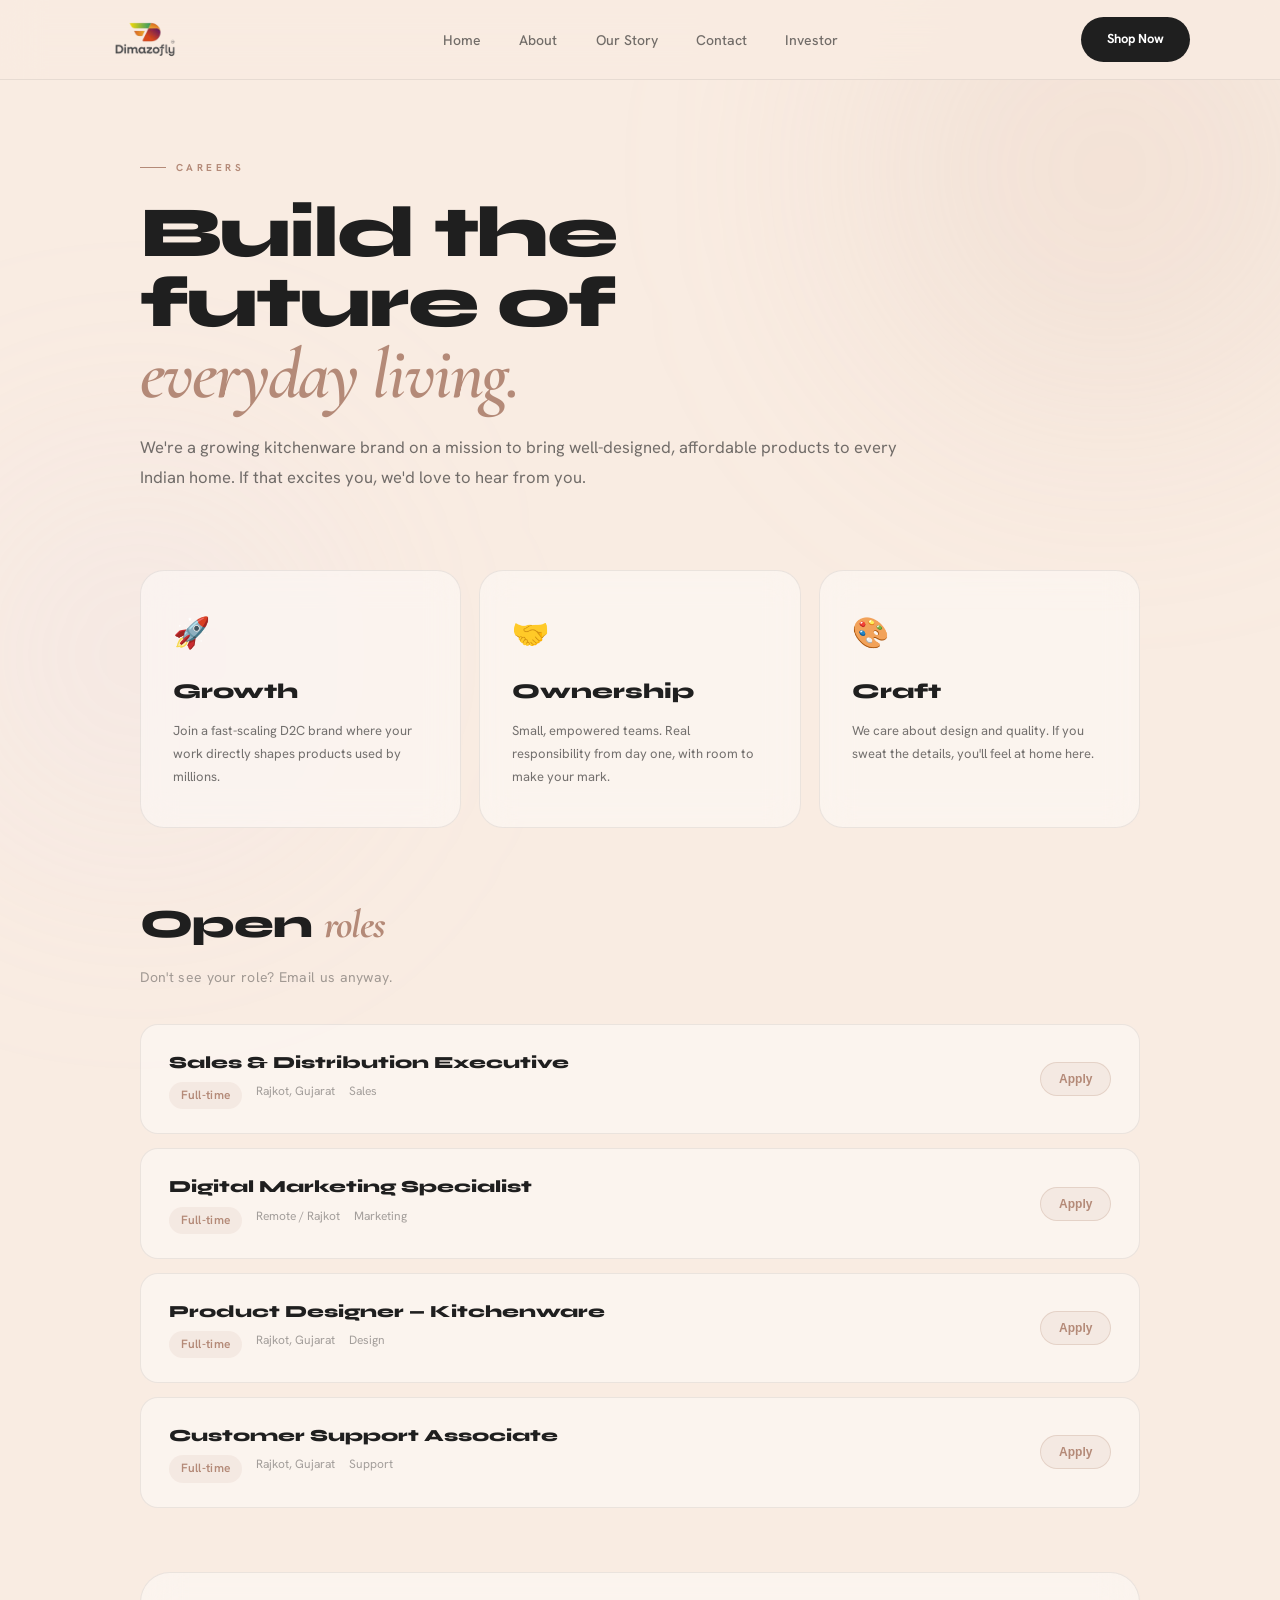
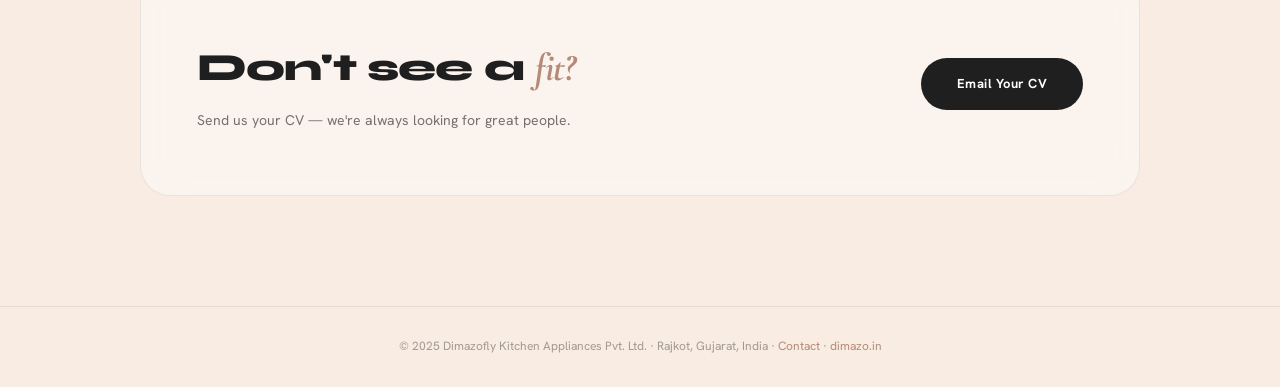
<file: careers.html>
<!DOCTYPE html>
<html lang="en">
<head>
<meta charset="UTF-8">
<meta name="viewport" content="width=device-width, initial-scale=1.0">
<title>Careers — Dimazofly</title>
<link rel="preconnect" href="https://fonts.googleapis.com">
<link rel="preconnect" href="https://fonts.gstatic.com" crossorigin>
<link href="https://fonts.googleapis.com/css2?family=Hanken+Grotesk:wght@400;500;600;700;800&family=Syne:wght@700;800;900&family=Cormorant+Garamond:ital,wght@0,600;1,400;1,600&display=swap" rel="stylesheet">
<link rel="stylesheet" href="pages.css">
</head>
<body>
<div class="blob blob-1"></div>
<div class="blob blob-2"></div>
<nav class="navbar" id="mainNav">
    <a href="index.html" class="nav-logo"><img src="logo.png" alt="Dimazofly" class="nav-logo-img"></a>
    <ul class="nav-links-row">
        <li><a href="index.html">Home</a></li>
        <li><a href="about.html">About</a></li>
        <li><a href="story.html">Our Story</a></li>
        <li><a href="contact.html">Contact</a></li>
        <li><a href="investor.html">Investor</a></li>
    </ul>
    <a href="https://dimazo.in/" target="_blank" rel="noopener noreferrer" class="nav-shop">Shop Now</a>
    <button class="nav-hamburger" id="navHam" aria-label="Open menu"><span></span><span></span><span></span></button>
</nav>
<div class="mobile-nav-drawer" id="mobileDrawer">
    <button class="mobile-nav-close" id="mobileClose">✕</button>
    <ul class="mobile-nav-links">
        <li><a href="index.html">Home</a></li>
        <li><a href="about.html">About</a></li>
        <li><a href="story.html">Our Story</a></li>
        <li><a href="sustainability.html">Sustainability</a></li>
        <li><a href="careers.html">Careers</a></li>
        <li><a href="help.html">Help Center</a></li>
        <li><a href="contact.html">Contact</a></li>
        <li><a href="investor.html">Investor</a></li>
        <li><a href="bulk.html">Bulk Inquiry</a></li>
    </ul>
    <a href="https://dimazo.in/" target="_blank" class="mobile-shop-btn">Shop Now</a>
</div>
<div class="mobile-nav-overlay" id="mobileOverlay"></div>
<main class="page">
    <div class="page-hero reveal">
        <div class="page-eyebrow">Careers</div>
        <h1>Build the future of<br><em>everyday living.</em></h1>
        <p>We're a growing kitchenware brand on a mission to bring well-designed, affordable products to every Indian home. If that excites you, we'd love to hear from you.</p>
    </div>
    <div class="card-grid reveal">
        <div class="lux-card"><span class="card-icon">🚀</span><h3>Growth</h3><p>Join a fast-scaling D2C brand where your work directly shapes products used by millions.</p></div>
        <div class="lux-card"><span class="card-icon">🤝</span><h3>Ownership</h3><p>Small, empowered teams. Real responsibility from day one, with room to make your mark.</p></div>
        <div class="lux-card"><span class="card-icon">🎨</span><h3>Craft</h3><p>We care about design and quality. If you sweat the details, you'll feel at home here.</p></div>
    </div>
    <div class="section-title reveal">Open <em>roles</em></div>
    <div class="section-sub reveal">Don't see your role? Email us anyway.</div>
    <div class="job-list">
        <div class="job-row reveal"><div><h3>Sales &amp; Distribution Executive</h3><div class="job-meta"><span class="job-tag">Full-time</span><span>Rajkot, Gujarat</span><span>Sales</span></div></div><button class="pr-btn" onclick="applyJob('Sales &amp; Distribution Executive')">Apply</button></div>
        <div class="job-row reveal"><div><h3>Digital Marketing Specialist</h3><div class="job-meta"><span class="job-tag">Full-time</span><span>Remote / Rajkot</span><span>Marketing</span></div></div><button class="pr-btn" onclick="applyJob('Digital Marketing Specialist')">Apply</button></div>
        <div class="job-row reveal"><div><h3>Product Designer — Kitchenware</h3><div class="job-meta"><span class="job-tag">Full-time</span><span>Rajkot, Gujarat</span><span>Design</span></div></div><button class="pr-btn" onclick="applyJob('Product Designer — Kitchenware')">Apply</button></div>
        <div class="job-row reveal"><div><h3>Customer Support Associate</h3><div class="job-meta"><span class="job-tag">Full-time</span><span>Rajkot, Gujarat</span><span>Support</span></div></div><button class="pr-btn" onclick="applyJob('Customer Support Associate')">Apply</button></div>
    </div>
    <div class="cta-band reveal">
        <div><h2>Don't see a <em>fit?</em></h2><p>Send us your CV — we're always looking for great people.</p></div>
        <a href="mailto:careers@dimazofly.in" class="btn-dark">Email Your CV</a>
    </div>
</main>
<div class="footer-strip">
    © 2025 Dimazofly Kitchen Appliances Pvt. Ltd. · Rajkot, Gujarat, India ·
    <a href="contact.html">Contact</a> · <a href="https://dimazo.in/" target="_blank">dimazo.in</a>
</div>
<div class="toast" id="toast"></div>
<script src="pages.js"></script>
</body></html>
</file>
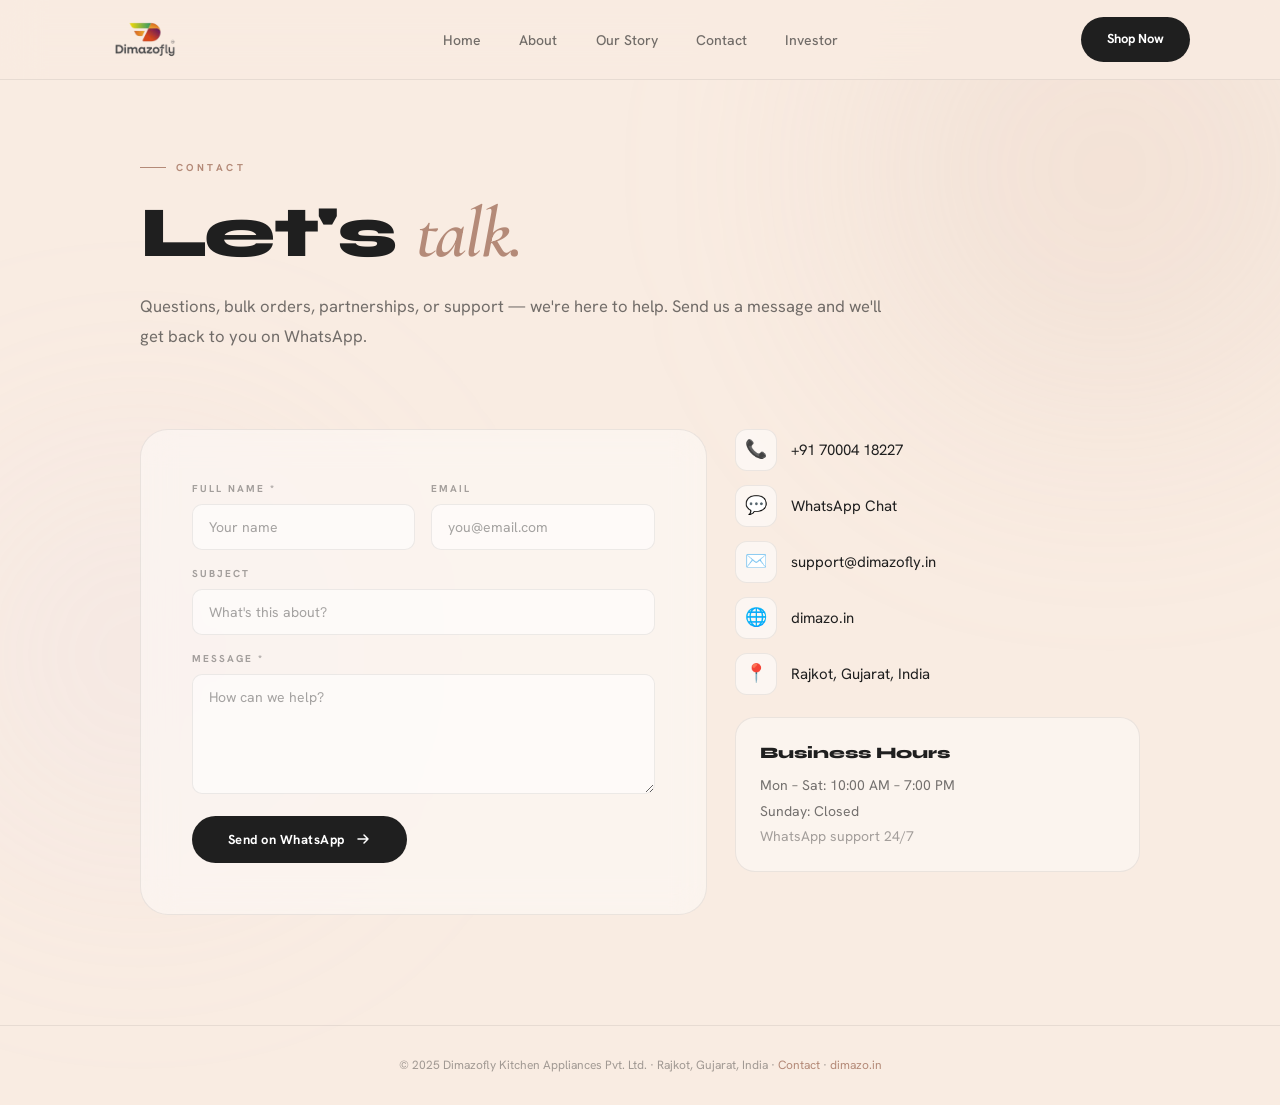
<file: contact.html>
<!DOCTYPE html>
<html lang="en">
<head>
<meta charset="UTF-8">
<meta name="viewport" content="width=device-width, initial-scale=1.0">
<title>Contact — Dimazofly</title>
<link rel="preconnect" href="https://fonts.googleapis.com">
<link rel="preconnect" href="https://fonts.gstatic.com" crossorigin>
<link href="https://fonts.googleapis.com/css2?family=Hanken+Grotesk:wght@400;500;600;700;800&family=Syne:wght@700;800;900&family=Cormorant+Garamond:ital,wght@0,600;1,400;1,600&display=swap" rel="stylesheet">
<link rel="stylesheet" href="pages.css">
</head>
<body>
<div class="blob blob-1"></div>
<div class="blob blob-2"></div>
<nav class="navbar" id="mainNav">
    <a href="index.html" class="nav-logo"><img src="logo.png" alt="Dimazofly" class="nav-logo-img"></a>
    <ul class="nav-links-row">
        <li><a href="index.html">Home</a></li>
        <li><a href="about.html">About</a></li>
        <li><a href="story.html">Our Story</a></li>
        <li><a href="contact.html">Contact</a></li>
        <li><a href="investor.html">Investor</a></li>
    </ul>
    <a href="https://dimazo.in/" target="_blank" rel="noopener noreferrer" class="nav-shop">Shop Now</a>
    <button class="nav-hamburger" id="navHam" aria-label="Open menu"><span></span><span></span><span></span></button>
</nav>
<div class="mobile-nav-drawer" id="mobileDrawer">
    <button class="mobile-nav-close" id="mobileClose">✕</button>
    <ul class="mobile-nav-links">
        <li><a href="index.html">Home</a></li>
        <li><a href="about.html">About</a></li>
        <li><a href="story.html">Our Story</a></li>
        <li><a href="sustainability.html">Sustainability</a></li>
        <li><a href="careers.html">Careers</a></li>
        <li><a href="help.html">Help Center</a></li>
        <li><a href="contact.html">Contact</a></li>
        <li><a href="investor.html">Investor</a></li>
        <li><a href="bulk.html">Bulk Inquiry</a></li>
    </ul>
    <a href="https://dimazo.in/" target="_blank" class="mobile-shop-btn">Shop Now</a>
</div>
<div class="mobile-nav-overlay" id="mobileOverlay"></div>
<main class="page">
    <div class="page-hero reveal">
        <div class="page-eyebrow">Contact</div>
        <h1>Let's <em>talk.</em></h1>
        <p>Questions, bulk orders, partnerships, or support — we're here to help. Send us a message and we'll get back to you on WhatsApp.</p>
    </div>
    <div style="display:grid;grid-template-columns:1.4fr 1fr;gap:28px;align-items:start" class="contact-layout">
        <div class="form-card reveal">
            <div class="form-grid">
                <div class="form-field"><label for="c-name">Full Name *</label><input class="form-input" id="c-name" type="text" placeholder="Your name"></div>
                <div class="form-field"><label for="c-email">Email</label><input class="form-input" id="c-email" type="email" placeholder="you@email.com"></div>
                <div class="form-field full"><label for="c-subject">Subject</label><input class="form-input" id="c-subject" type="text" placeholder="What's this about?"></div>
                <div class="form-field full"><label for="c-msg">Message *</label><textarea class="form-textarea" id="c-msg" placeholder="How can we help?"></textarea></div>
            </div>
            <button class="btn-submit" onclick="sendContact()">Send on WhatsApp
                <svg width="16" height="16" viewBox="0 0 16 16" fill="none"><path d="M3 8h10M9 4l4 4-4 4" stroke="currentColor" stroke-width="1.5" stroke-linecap="round" stroke-linejoin="round"/></svg>
            </button>
        </div>
        <div class="reveal">
            <div class="contact-list">
                <div class="contact-row"><div class="contact-ic">📞</div><a href="tel:+917000418227">+91 70004 18227</a></div>
                <div class="contact-row"><div class="contact-ic">💬</div><a href="https://wa.me/917000418227" target="_blank" rel="noopener noreferrer">WhatsApp Chat</a></div>
                <div class="contact-row"><div class="contact-ic">✉️</div><a href="mailto:support@dimazofly.in">support@dimazofly.in</a></div>
                <div class="contact-row"><div class="contact-ic">🌐</div><a href="https://dimazo.in/" target="_blank" rel="noopener noreferrer">dimazo.in</a></div>
                <div class="contact-row"><div class="contact-ic">📍</div><span>Rajkot, Gujarat, India</span></div>
            </div>
            <div style="margin-top:22px;padding:22px 24px;background:var(--card);border:1px solid var(--border);border-radius:20px">
                <div style="font-family:'Syne',sans-serif;font-weight:800;margin-bottom:8px">Business Hours</div>
                <p style="font-size:14px;color:var(--soft);line-height:1.8">Mon – Sat: 10:00 AM – 7:00 PM<br>Sunday: Closed<br><span style="color:var(--muted)">WhatsApp support 24/7</span></p>
            </div>
        </div>
    </div>
</main>
<style>@media(max-width:768px){.contact-layout{grid-template-columns:1fr !important}}</style>
<div class="footer-strip">
    © 2025 Dimazofly Kitchen Appliances Pvt. Ltd. · Rajkot, Gujarat, India ·
    <a href="contact.html">Contact</a> · <a href="https://dimazo.in/" target="_blank">dimazo.in</a>
</div>
<div class="toast" id="toast"></div>
<script src="pages.js"></script>
</body></html>
</file>
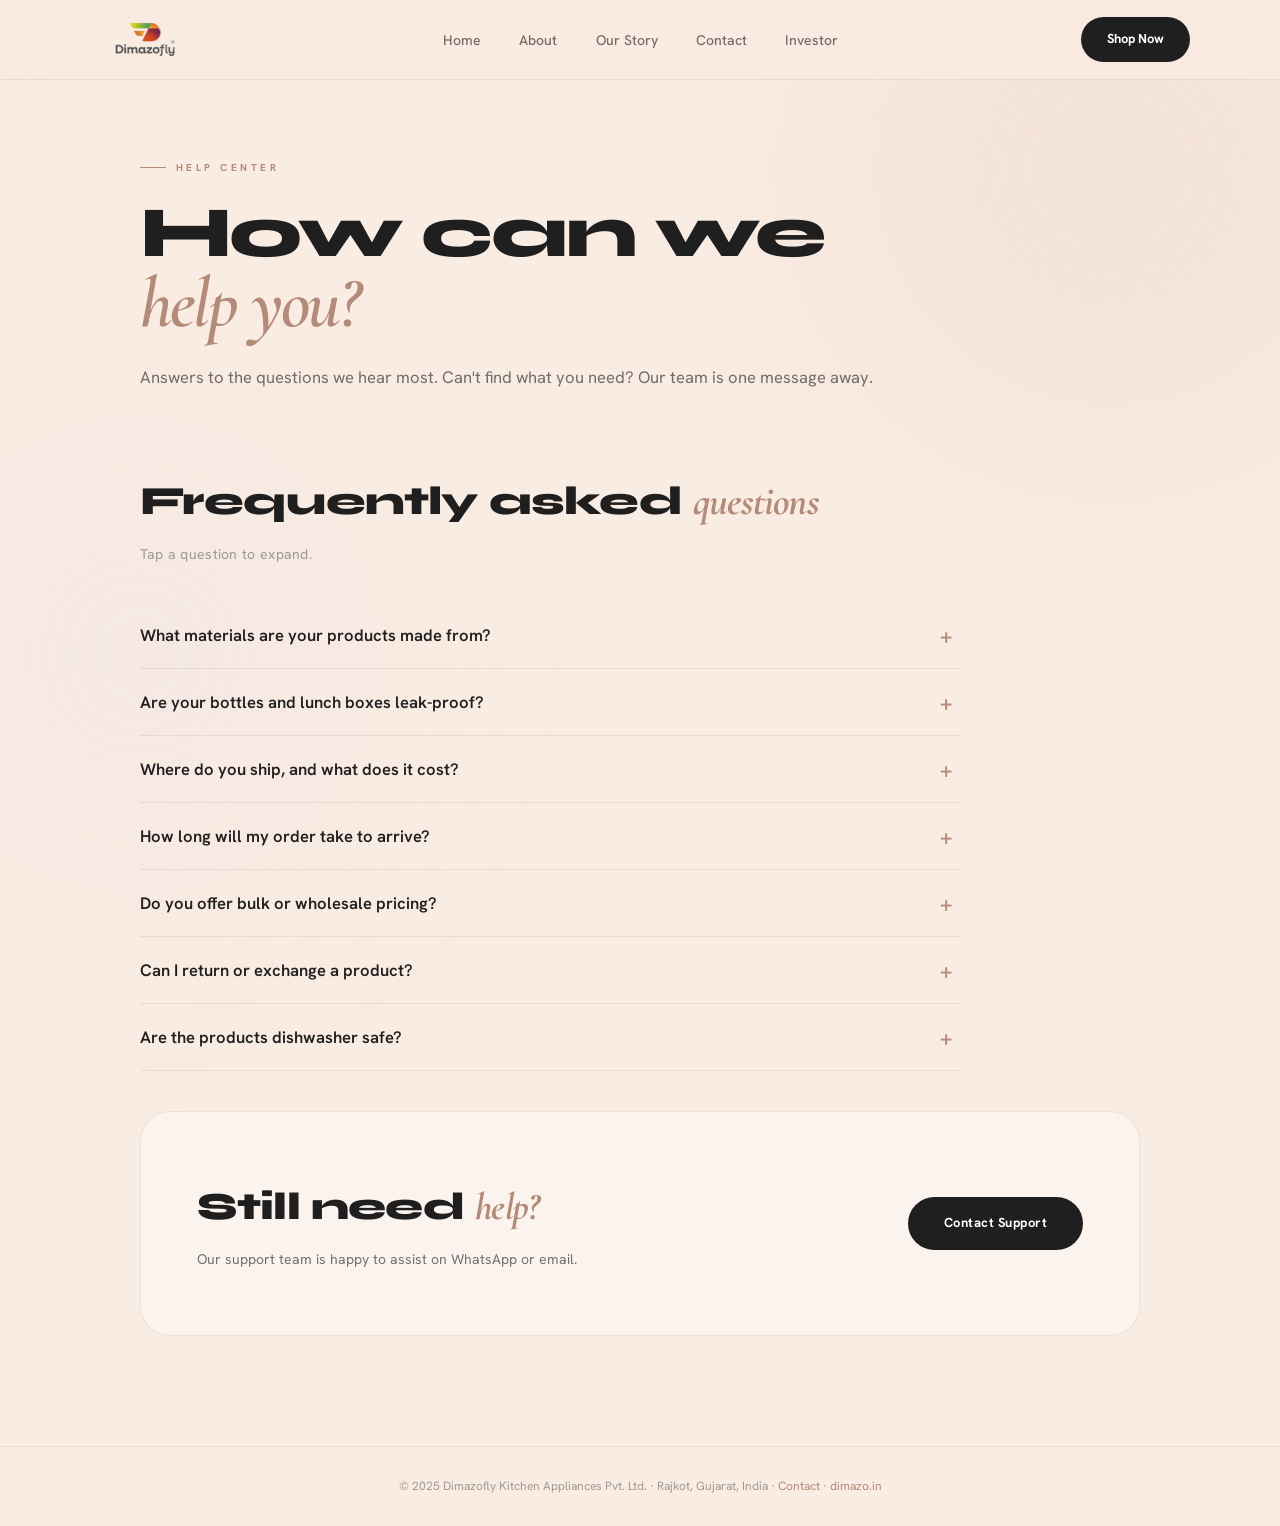
<file: help.html>
<!DOCTYPE html>
<html lang="en">
<head>
<meta charset="UTF-8">
<meta name="viewport" content="width=device-width, initial-scale=1.0">
<title>Help Center — Dimazofly</title>
<link rel="preconnect" href="https://fonts.googleapis.com">
<link rel="preconnect" href="https://fonts.gstatic.com" crossorigin>
<link href="https://fonts.googleapis.com/css2?family=Hanken+Grotesk:wght@400;500;600;700;800&family=Syne:wght@700;800;900&family=Cormorant+Garamond:ital,wght@0,600;1,400;1,600&display=swap" rel="stylesheet">
<link rel="stylesheet" href="pages.css">
</head>
<body>
<div class="blob blob-1"></div>
<div class="blob blob-2"></div>
<nav class="navbar" id="mainNav">
    <a href="index.html" class="nav-logo"><img src="logo.png" alt="Dimazofly" class="nav-logo-img"></a>
    <ul class="nav-links-row">
        <li><a href="index.html">Home</a></li>
        <li><a href="about.html">About</a></li>
        <li><a href="story.html">Our Story</a></li>
        <li><a href="contact.html">Contact</a></li>
        <li><a href="investor.html">Investor</a></li>
    </ul>
    <a href="https://dimazo.in/" target="_blank" rel="noopener noreferrer" class="nav-shop">Shop Now</a>
    <button class="nav-hamburger" id="navHam" aria-label="Open menu"><span></span><span></span><span></span></button>
</nav>
<div class="mobile-nav-drawer" id="mobileDrawer">
    <button class="mobile-nav-close" id="mobileClose">✕</button>
    <ul class="mobile-nav-links">
        <li><a href="index.html">Home</a></li>
        <li><a href="about.html">About</a></li>
        <li><a href="story.html">Our Story</a></li>
        <li><a href="sustainability.html">Sustainability</a></li>
        <li><a href="careers.html">Careers</a></li>
        <li><a href="help.html">Help Center</a></li>
        <li><a href="contact.html">Contact</a></li>
        <li><a href="investor.html">Investor</a></li>
        <li><a href="bulk.html">Bulk Inquiry</a></li>
    </ul>
    <a href="https://dimazo.in/" target="_blank" class="mobile-shop-btn">Shop Now</a>
</div>
<div class="mobile-nav-overlay" id="mobileOverlay"></div>
<main class="page">
    <div class="page-hero reveal">
        <div class="page-eyebrow">Help Center</div>
        <h1>How can we<br><em>help you?</em></h1>
        <p>Answers to the questions we hear most. Can't find what you need? Our team is one message away.</p>
    </div>
    <div class="section-title reveal">Frequently asked <em>questions</em></div>
    <div class="section-sub reveal">Tap a question to expand.</div>
    <div class="accordion reveal">
        <div class="acc-item"><button class="acc-head">What materials are your products made from?</button><div class="acc-body"><div class="acc-body-inner">All Dimazofly products are made from high-grade, food-safe, BPA-free materials. Our bottles and containers are designed to be durable, leak-proof, and safe for everyday use.</div></div></div>
        <div class="acc-item"><button class="acc-head">Are your bottles and lunch boxes leak-proof?</button><div class="acc-body"><div class="acc-body-inner">Yes. Our bottles use tight screw-on lids and silicone seals, and our lunch boxes feature airtight, leak-proof containers — so you can carry liquids and curries with confidence.</div></div></div>
        <div class="acc-item"><button class="acc-head">Where do you ship, and what does it cost?</button><div class="acc-body"><div class="acc-body-inner">We ship across India. Delivery is free on all orders of ₹500 or more. Orders below that include a small delivery charge shown at checkout.</div></div></div>
        <div class="acc-item"><button class="acc-head">How long will my order take to arrive?</button><div class="acc-body"><div class="acc-body-inner">Most orders are dispatched within 1–2 business days and delivered within 3–7 business days depending on your location. You'll receive tracking details once your order ships.</div></div></div>
        <div class="acc-item"><button class="acc-head">Do you offer bulk or wholesale pricing?</button><div class="acc-body"><div class="acc-body-inner">Yes! We supply bulk and wholesale orders. Visit our <a href="bulk.html" style="color:var(--accent)">Bulk Inquiry</a> page to select products and quantities, and we'll send you wholesale pricing on WhatsApp.</div></div></div>
        <div class="acc-item"><button class="acc-head">Can I return or exchange a product?</button><div class="acc-body"><div class="acc-body-inner">Yes. We offer a money-back guarantee on returns. See our <a href="returns.html" style="color:var(--accent)">Returns &amp; Refunds</a> page for full details on the process and timelines.</div></div></div>
        <div class="acc-item"><button class="acc-head">Are the products dishwasher safe?</button><div class="acc-body"><div class="acc-body-inner">Many of our products are top-rack dishwasher safe. We recommend checking the care label on your specific product; hand washing is always a safe option.</div></div></div>
    </div>
    <div class="cta-band reveal">
        <div><h2>Still need <em>help?</em></h2><p>Our support team is happy to assist on WhatsApp or email.</p></div>
        <a href="contact.html" class="btn-dark">Contact Support</a>
    </div>
</main>
<div class="footer-strip">
    © 2025 Dimazofly Kitchen Appliances Pvt. Ltd. · Rajkot, Gujarat, India ·
    <a href="contact.html">Contact</a> · <a href="https://dimazo.in/" target="_blank">dimazo.in</a>
</div>
<div class="toast" id="toast"></div>
<script src="pages.js"></script>
</body></html>
</file>
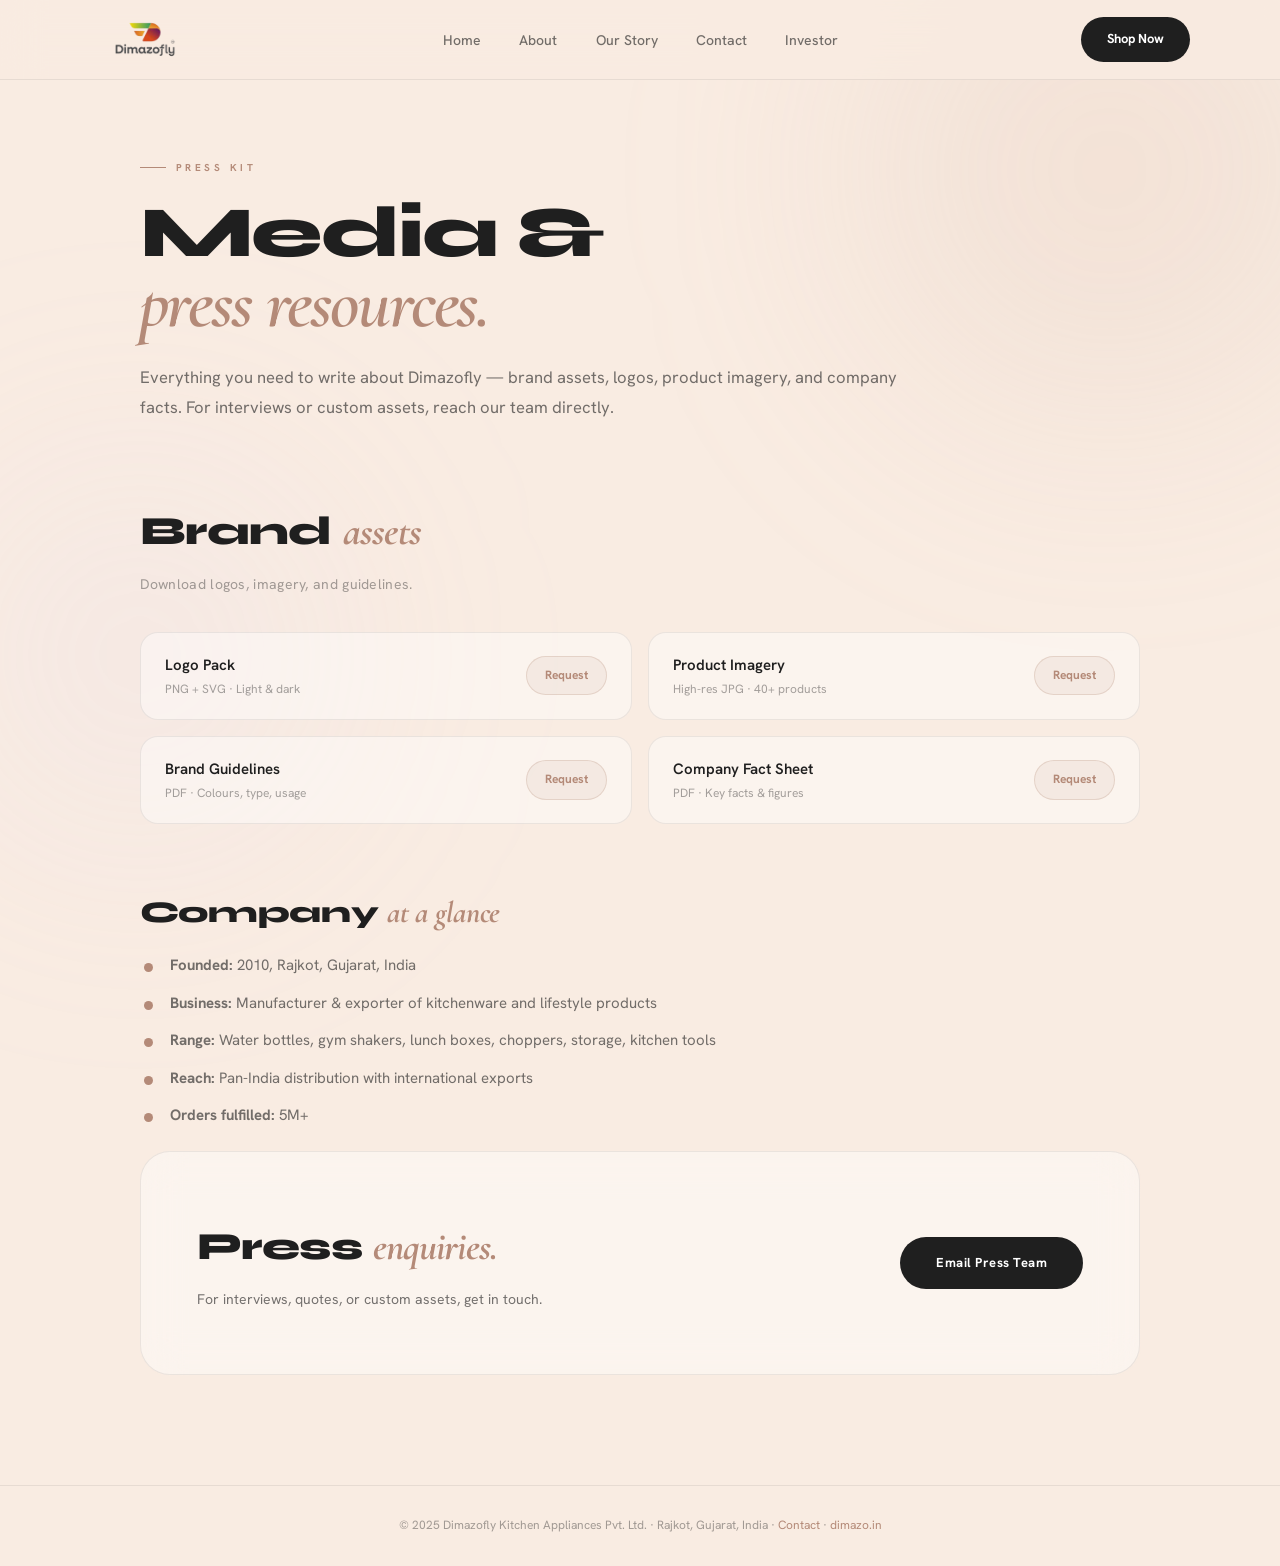
<file: press.html>
<!DOCTYPE html>
<html lang="en">
<head>
<meta charset="UTF-8">
<meta name="viewport" content="width=device-width, initial-scale=1.0">
<title>Press Kit — Dimazofly</title>
<link rel="preconnect" href="https://fonts.googleapis.com">
<link rel="preconnect" href="https://fonts.gstatic.com" crossorigin>
<link href="https://fonts.googleapis.com/css2?family=Hanken+Grotesk:wght@400;500;600;700;800&family=Syne:wght@700;800;900&family=Cormorant+Garamond:ital,wght@0,600;1,400;1,600&display=swap" rel="stylesheet">
<link rel="stylesheet" href="pages.css">
</head>
<body>
<div class="blob blob-1"></div>
<div class="blob blob-2"></div>
<nav class="navbar" id="mainNav">
    <a href="index.html" class="nav-logo"><img src="logo.png" alt="Dimazofly" class="nav-logo-img"></a>
    <ul class="nav-links-row">
        <li><a href="index.html">Home</a></li>
        <li><a href="about.html">About</a></li>
        <li><a href="story.html">Our Story</a></li>
        <li><a href="contact.html">Contact</a></li>
        <li><a href="investor.html">Investor</a></li>
    </ul>
    <a href="https://dimazo.in/" target="_blank" rel="noopener noreferrer" class="nav-shop">Shop Now</a>
    <button class="nav-hamburger" id="navHam" aria-label="Open menu"><span></span><span></span><span></span></button>
</nav>
<div class="mobile-nav-drawer" id="mobileDrawer">
    <button class="mobile-nav-close" id="mobileClose">✕</button>
    <ul class="mobile-nav-links">
        <li><a href="index.html">Home</a></li>
        <li><a href="about.html">About</a></li>
        <li><a href="story.html">Our Story</a></li>
        <li><a href="sustainability.html">Sustainability</a></li>
        <li><a href="careers.html">Careers</a></li>
        <li><a href="help.html">Help Center</a></li>
        <li><a href="contact.html">Contact</a></li>
        <li><a href="investor.html">Investor</a></li>
        <li><a href="bulk.html">Bulk Inquiry</a></li>
    </ul>
    <a href="https://dimazo.in/" target="_blank" class="mobile-shop-btn">Shop Now</a>
</div>
<div class="mobile-nav-overlay" id="mobileOverlay"></div>
<main class="page">
    <div class="page-hero reveal">
        <div class="page-eyebrow">Press Kit</div>
        <h1>Media &amp;<br><em>press resources.</em></h1>
        <p>Everything you need to write about Dimazofly — brand assets, logos, product imagery, and company facts. For interviews or custom assets, reach our team directly.</p>
    </div>
    <div class="section-title reveal">Brand <em>assets</em></div>
    <div class="section-sub reveal">Download logos, imagery, and guidelines.</div>
    <div class="press-grid">
        <div class="press-row reveal"><div><div class="pr-name">Logo Pack</div><div class="pr-meta">PNG + SVG · Light &amp; dark</div></div><a href="mailto:press@dimazofly.in?subject=Logo%20Pack%20Request" class="pr-btn">Request</a></div>
        <div class="press-row reveal"><div><div class="pr-name">Product Imagery</div><div class="pr-meta">High-res JPG · 40+ products</div></div><a href="mailto:press@dimazofly.in?subject=Product%20Imagery%20Request" class="pr-btn">Request</a></div>
        <div class="press-row reveal"><div><div class="pr-name">Brand Guidelines</div><div class="pr-meta">PDF · Colours, type, usage</div></div><a href="mailto:press@dimazofly.in?subject=Brand%20Guidelines%20Request" class="pr-btn">Request</a></div>
        <div class="press-row reveal"><div><div class="pr-name">Company Fact Sheet</div><div class="pr-meta">PDF · Key facts &amp; figures</div></div><a href="mailto:press@dimazofly.in?subject=Fact%20Sheet%20Request" class="pr-btn">Request</a></div>
    </div>
    <div class="prose reveal">
        <h2>Company <em>at a glance</em></h2>
        <ul>
            <li><strong>Founded:</strong> 2010, Rajkot, Gujarat, India</li>
            <li><strong>Business:</strong> Manufacturer &amp; exporter of kitchenware and lifestyle products</li>
            <li><strong>Range:</strong> Water bottles, gym shakers, lunch boxes, choppers, storage, kitchen tools</li>
            <li><strong>Reach:</strong> Pan-India distribution with international exports</li>
            <li><strong>Orders fulfilled:</strong> 5M+</li>
        </ul>
    </div>
    <div class="cta-band reveal">
        <div><h2>Press <em>enquiries.</em></h2><p>For interviews, quotes, or custom assets, get in touch.</p></div>
        <a href="mailto:press@dimazofly.in" class="btn-dark">Email Press Team</a>
    </div>
</main>
<div class="footer-strip">
    © 2025 Dimazofly Kitchen Appliances Pvt. Ltd. · Rajkot, Gujarat, India ·
    <a href="contact.html">Contact</a> · <a href="https://dimazo.in/" target="_blank">dimazo.in</a>
</div>
<div class="toast" id="toast"></div>
<script src="pages.js"></script>
</body></html>
</file>
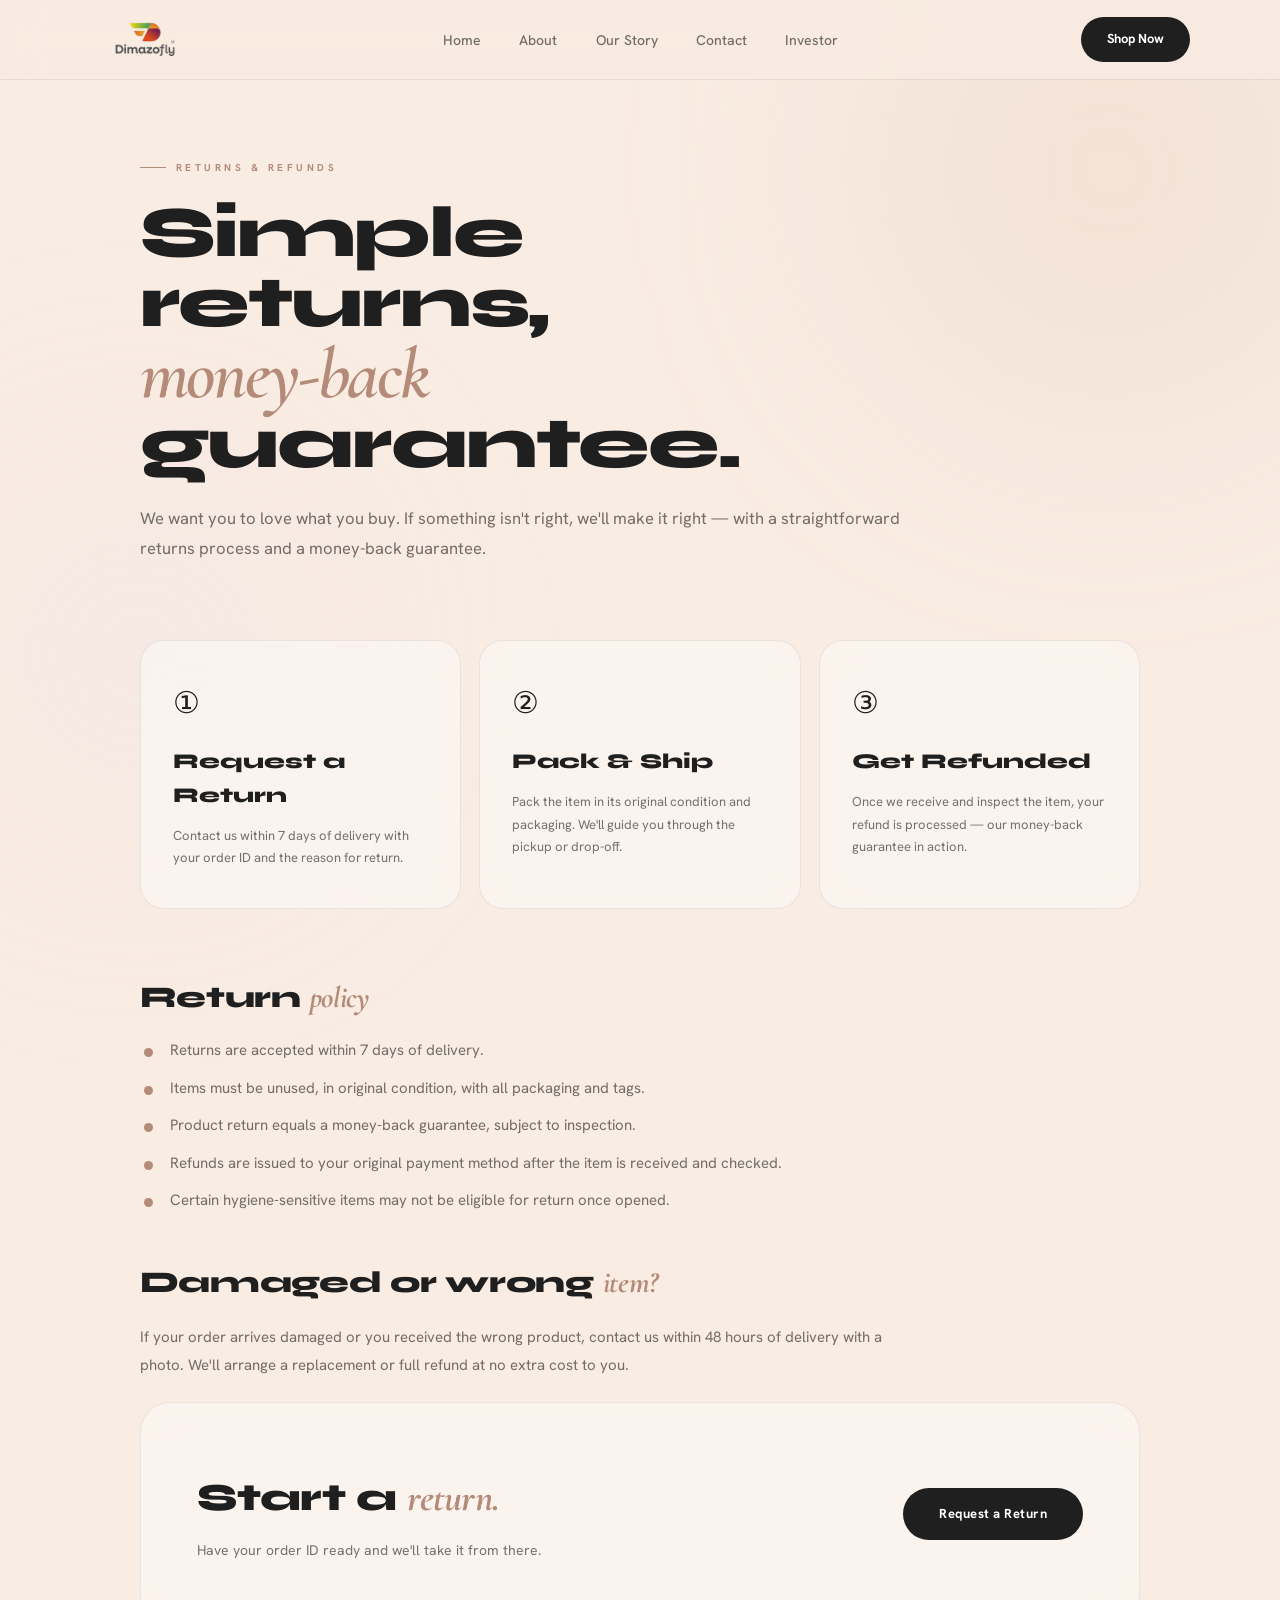
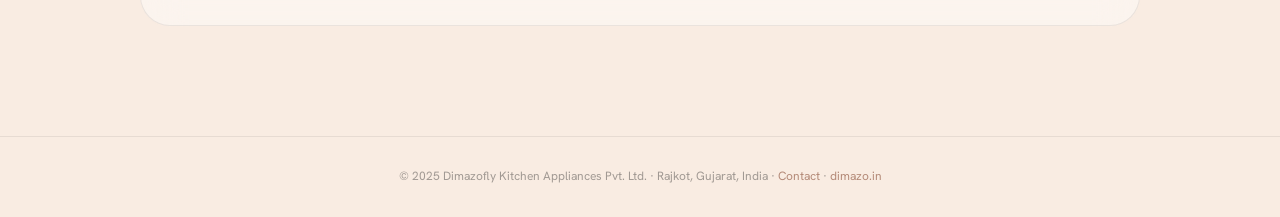
<file: returns.html>
<!DOCTYPE html>
<html lang="en">
<head>
<meta charset="UTF-8">
<meta name="viewport" content="width=device-width, initial-scale=1.0">
<title>Returns & Refunds — Dimazofly</title>
<link rel="preconnect" href="https://fonts.googleapis.com">
<link rel="preconnect" href="https://fonts.gstatic.com" crossorigin>
<link href="https://fonts.googleapis.com/css2?family=Hanken+Grotesk:wght@400;500;600;700;800&family=Syne:wght@700;800;900&family=Cormorant+Garamond:ital,wght@0,600;1,400;1,600&display=swap" rel="stylesheet">
<link rel="stylesheet" href="pages.css">
</head>
<body>
<div class="blob blob-1"></div>
<div class="blob blob-2"></div>
<nav class="navbar" id="mainNav">
    <a href="index.html" class="nav-logo"><img src="logo.png" alt="Dimazofly" class="nav-logo-img"></a>
    <ul class="nav-links-row">
        <li><a href="index.html">Home</a></li>
        <li><a href="about.html">About</a></li>
        <li><a href="story.html">Our Story</a></li>
        <li><a href="contact.html">Contact</a></li>
        <li><a href="investor.html">Investor</a></li>
    </ul>
    <a href="https://dimazo.in/" target="_blank" rel="noopener noreferrer" class="nav-shop">Shop Now</a>
    <button class="nav-hamburger" id="navHam" aria-label="Open menu"><span></span><span></span><span></span></button>
</nav>
<div class="mobile-nav-drawer" id="mobileDrawer">
    <button class="mobile-nav-close" id="mobileClose">✕</button>
    <ul class="mobile-nav-links">
        <li><a href="index.html">Home</a></li>
        <li><a href="about.html">About</a></li>
        <li><a href="story.html">Our Story</a></li>
        <li><a href="sustainability.html">Sustainability</a></li>
        <li><a href="careers.html">Careers</a></li>
        <li><a href="help.html">Help Center</a></li>
        <li><a href="contact.html">Contact</a></li>
        <li><a href="investor.html">Investor</a></li>
        <li><a href="bulk.html">Bulk Inquiry</a></li>
    </ul>
    <a href="https://dimazo.in/" target="_blank" class="mobile-shop-btn">Shop Now</a>
</div>
<div class="mobile-nav-overlay" id="mobileOverlay"></div>
<main class="page">
    <div class="page-hero reveal">
        <div class="page-eyebrow">Returns &amp; Refunds</div>
        <h1>Simple returns,<br><em>money-back</em> guarantee.</h1>
        <p>We want you to love what you buy. If something isn't right, we'll make it right — with a straightforward returns process and a money-back guarantee.</p>
    </div>
    <div class="card-grid reveal">
        <div class="lux-card"><span class="card-icon">①</span><h3>Request a Return</h3><p>Contact us within 7 days of delivery with your order ID and the reason for return.</p></div>
        <div class="lux-card"><span class="card-icon">②</span><h3>Pack &amp; Ship</h3><p>Pack the item in its original condition and packaging. We'll guide you through the pickup or drop-off.</p></div>
        <div class="lux-card"><span class="card-icon">③</span><h3>Get Refunded</h3><p>Once we receive and inspect the item, your refund is processed — our money-back guarantee in action.</p></div>
    </div>
    <div class="prose reveal">
        <h2>Return <em>policy</em></h2>
        <ul>
            <li>Returns are accepted within 7 days of delivery.</li>
            <li>Items must be unused, in original condition, with all packaging and tags.</li>
            <li>Product return equals a money-back guarantee, subject to inspection.</li>
            <li>Refunds are issued to your original payment method after the item is received and checked.</li>
            <li>Certain hygiene-sensitive items may not be eligible for return once opened.</li>
        </ul>
        <h2>Damaged or wrong <em>item?</em></h2>
        <p>If your order arrives damaged or you received the wrong product, contact us within 48 hours of delivery with a photo. We'll arrange a replacement or full refund at no extra cost to you.</p>
    </div>
    <div class="cta-band reveal">
        <div><h2>Start a <em>return.</em></h2><p>Have your order ID ready and we'll take it from there.</p></div>
        <a href="contact.html" class="btn-dark">Request a Return</a>
    </div>
</main>
<div class="footer-strip">
    © 2025 Dimazofly Kitchen Appliances Pvt. Ltd. · Rajkot, Gujarat, India ·
    <a href="contact.html">Contact</a> · <a href="https://dimazo.in/" target="_blank">dimazo.in</a>
</div>
<div class="toast" id="toast"></div>
<script src="pages.js"></script>
</body></html>
</file>
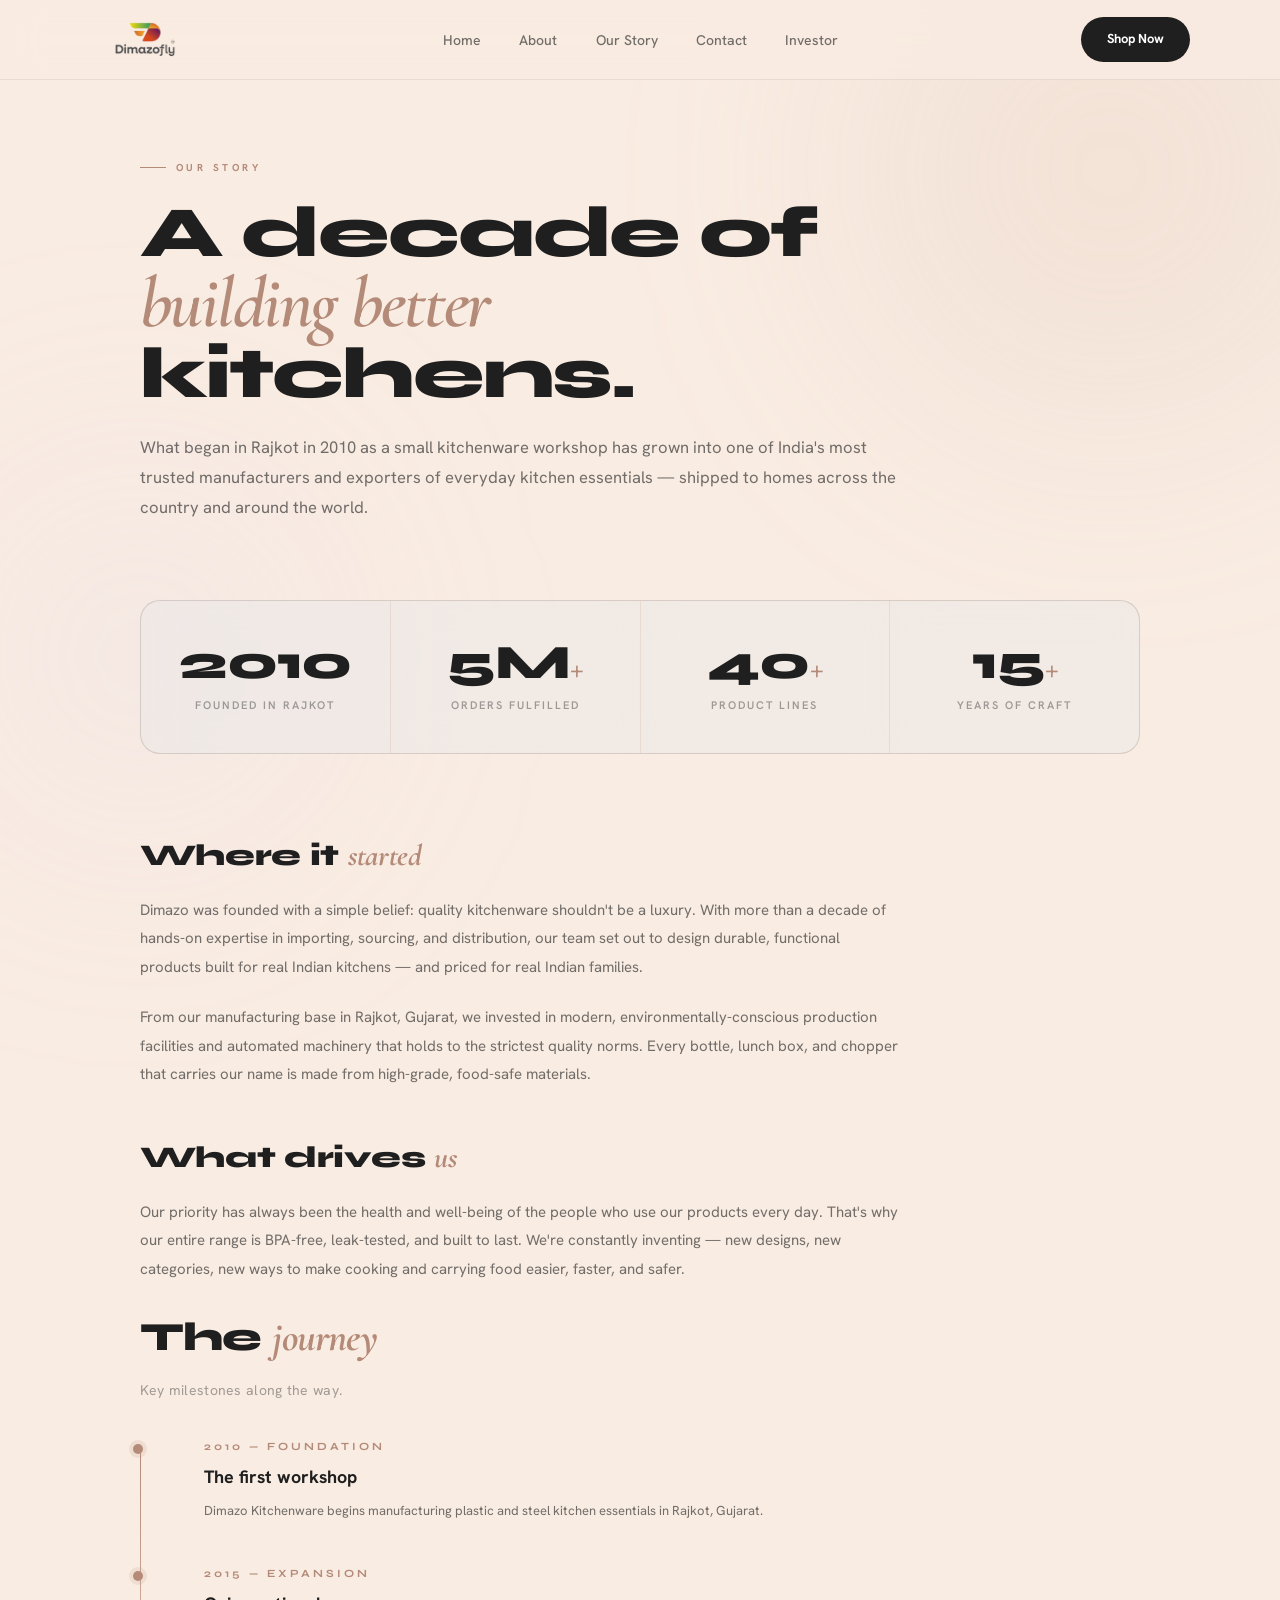
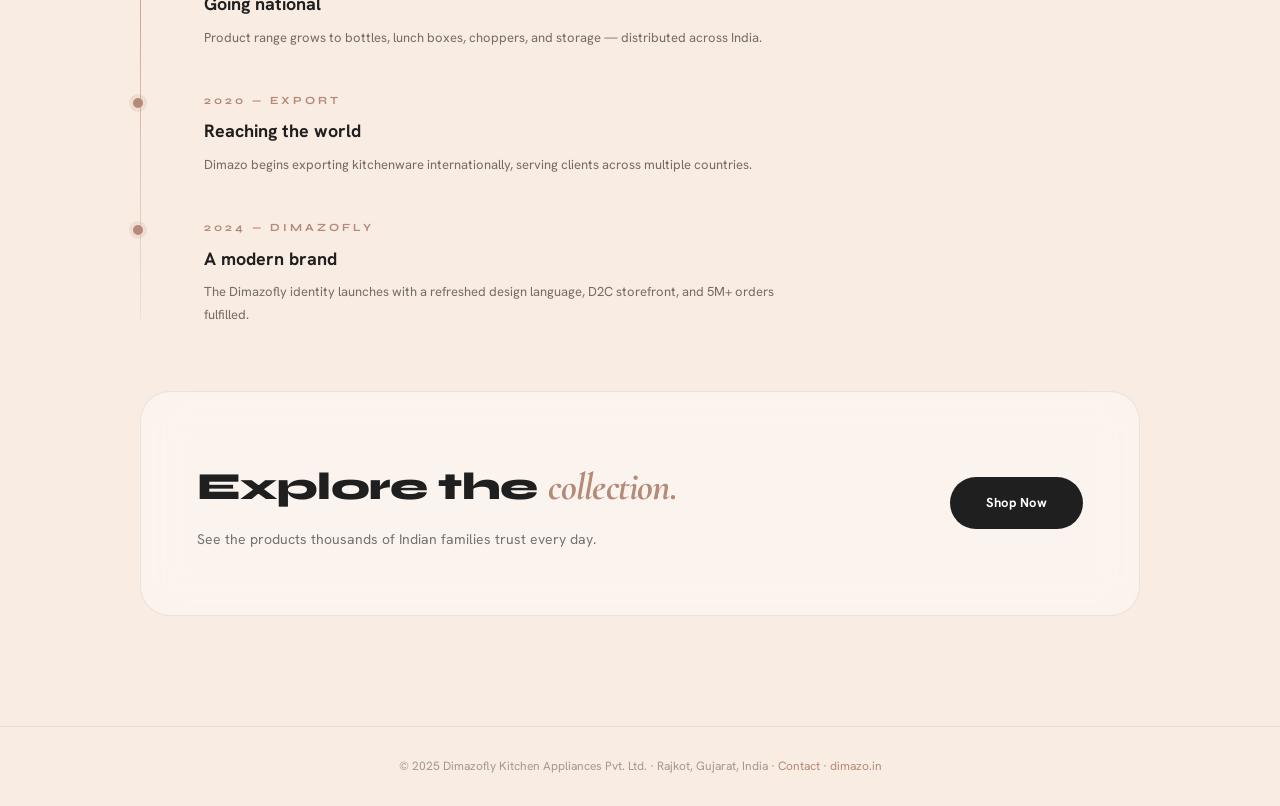
<file: story.html>
<!DOCTYPE html>
<html lang="en">
<head>
<meta charset="UTF-8">
<meta name="viewport" content="width=device-width, initial-scale=1.0">
<title>Our Story — Dimazofly</title>
<link rel="preconnect" href="https://fonts.googleapis.com">
<link rel="preconnect" href="https://fonts.gstatic.com" crossorigin>
<link href="https://fonts.googleapis.com/css2?family=Hanken+Grotesk:wght@400;500;600;700;800&family=Syne:wght@700;800;900&family=Cormorant+Garamond:ital,wght@0,600;1,400;1,600&display=swap" rel="stylesheet">
<link rel="stylesheet" href="pages.css">
</head>
<body>
<div class="blob blob-1"></div>
<div class="blob blob-2"></div>
<nav class="navbar" id="mainNav">
    <a href="index.html" class="nav-logo"><img src="logo.png" alt="Dimazofly" class="nav-logo-img"></a>
    <ul class="nav-links-row">
        <li><a href="index.html">Home</a></li>
        <li><a href="about.html">About</a></li>
        <li><a href="story.html">Our Story</a></li>
        <li><a href="contact.html">Contact</a></li>
        <li><a href="investor.html">Investor</a></li>
    </ul>
    <a href="https://dimazo.in/" target="_blank" rel="noopener noreferrer" class="nav-shop">Shop Now</a>
    <button class="nav-hamburger" id="navHam" aria-label="Open menu"><span></span><span></span><span></span></button>
</nav>
<div class="mobile-nav-drawer" id="mobileDrawer">
    <button class="mobile-nav-close" id="mobileClose">✕</button>
    <ul class="mobile-nav-links">
        <li><a href="index.html">Home</a></li>
        <li><a href="about.html">About</a></li>
        <li><a href="story.html">Our Story</a></li>
        <li><a href="sustainability.html">Sustainability</a></li>
        <li><a href="careers.html">Careers</a></li>
        <li><a href="help.html">Help Center</a></li>
        <li><a href="contact.html">Contact</a></li>
        <li><a href="investor.html">Investor</a></li>
        <li><a href="bulk.html">Bulk Inquiry</a></li>
    </ul>
    <a href="https://dimazo.in/" target="_blank" class="mobile-shop-btn">Shop Now</a>
</div>
<div class="mobile-nav-overlay" id="mobileOverlay"></div>
<main class="page">
    <div class="page-hero reveal">
        <div class="page-eyebrow">Our Story</div>
        <h1>A decade of<br><em>building better</em> kitchens.</h1>
        <p>What began in Rajkot in 2010 as a small kitchenware workshop has grown into one of India's most trusted manufacturers and exporters of everyday kitchen essentials — shipped to homes across the country and around the world.</p>
    </div>
    <div class="stats-strip reveal">
        <div class="stat-box"><h2>2010</h2><p>Founded in Rajkot</p></div>
        <div class="stat-box"><h2>5M<em>+</em></h2><p>Orders Fulfilled</p></div>
        <div class="stat-box"><h2>40<em>+</em></h2><p>Product Lines</p></div>
        <div class="stat-box"><h2>15<em>+</em></h2><p>Years of Craft</p></div>
    </div>
    <div class="prose reveal">
        <h2>Where it <em>started</em></h2>
        <p>Dimazo was founded with a simple belief: quality kitchenware shouldn't be a luxury. With more than a decade of hands-on expertise in importing, sourcing, and distribution, our team set out to design durable, functional products built for real Indian kitchens — and priced for real Indian families.</p>
        <p>From our manufacturing base in Rajkot, Gujarat, we invested in modern, environmentally-conscious production facilities and automated machinery that holds to the strictest quality norms. Every bottle, lunch box, and chopper that carries our name is made from high-grade, food-safe materials.</p>
        <h2>What drives <em>us</em></h2>
        <p>Our priority has always been the health and well-being of the people who use our products every day. That's why our entire range is BPA-free, leak-tested, and built to last. We're constantly inventing — new designs, new categories, new ways to make cooking and carrying food easier, faster, and safer.</p>
    </div>
    <div class="section-title reveal">The <em>journey</em></div>
    <div class="section-sub reveal">Key milestones along the way.</div>
    <div class="timeline">
        <div class="tl-item reveal"><div class="tl-year">2010 — Foundation</div><h3>The first workshop</h3><p>Dimazo Kitchenware begins manufacturing plastic and steel kitchen essentials in Rajkot, Gujarat.</p></div>
        <div class="tl-item reveal"><div class="tl-year">2015 — Expansion</div><h3>Going national</h3><p>Product range grows to bottles, lunch boxes, choppers, and storage — distributed across India.</p></div>
        <div class="tl-item reveal"><div class="tl-year">2020 — Export</div><h3>Reaching the world</h3><p>Dimazo begins exporting kitchenware internationally, serving clients across multiple countries.</p></div>
        <div class="tl-item reveal"><div class="tl-year">2024 — Dimazofly</div><h3>A modern brand</h3><p>The Dimazofly identity launches with a refreshed design language, D2C storefront, and 5M+ orders fulfilled.</p></div>
    </div>
    <div class="cta-band reveal">
        <div><h2>Explore the <em>collection.</em></h2><p>See the products thousands of Indian families trust every day.</p></div>
        <a href="https://dimazo.in/" target="_blank" rel="noopener noreferrer" class="btn-dark">Shop Now</a>
    </div>
</main>
<div class="footer-strip">
    © 2025 Dimazofly Kitchen Appliances Pvt. Ltd. · Rajkot, Gujarat, India ·
    <a href="contact.html">Contact</a> · <a href="https://dimazo.in/" target="_blank">dimazo.in</a>
</div>
<div class="toast" id="toast"></div>
<script src="pages.js"></script>
</body></html>
</file>
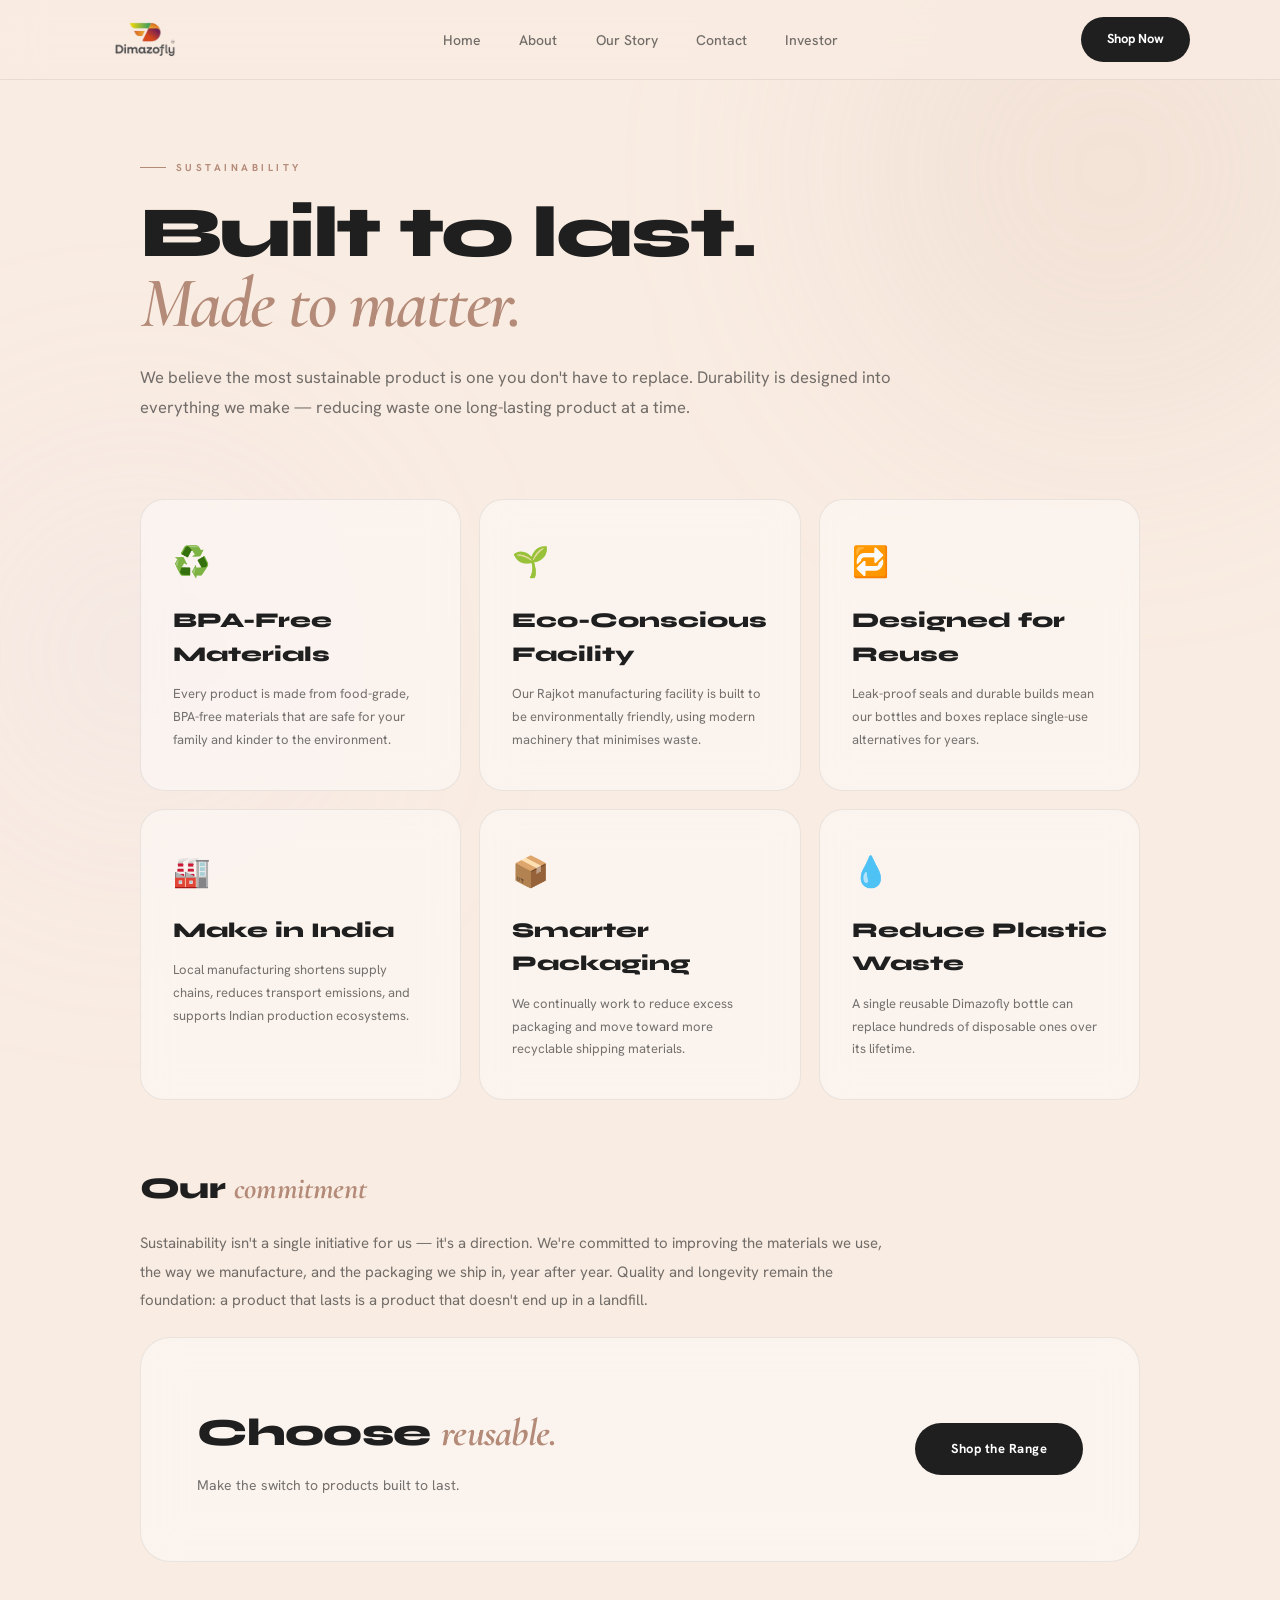
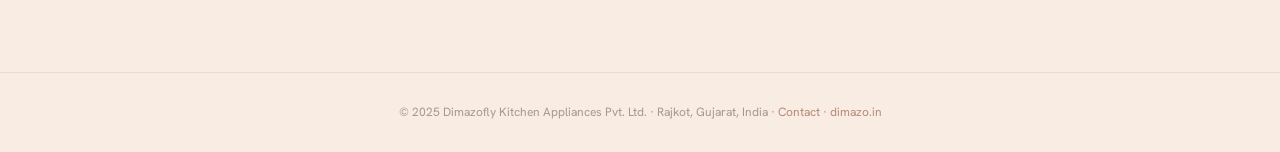
<file: sustainability.html>
<!DOCTYPE html>
<html lang="en">
<head>
<meta charset="UTF-8">
<meta name="viewport" content="width=device-width, initial-scale=1.0">
<title>Sustainability — Dimazofly</title>
<link rel="preconnect" href="https://fonts.googleapis.com">
<link rel="preconnect" href="https://fonts.gstatic.com" crossorigin>
<link href="https://fonts.googleapis.com/css2?family=Hanken+Grotesk:wght@400;500;600;700;800&family=Syne:wght@700;800;900&family=Cormorant+Garamond:ital,wght@0,600;1,400;1,600&display=swap" rel="stylesheet">
<link rel="stylesheet" href="pages.css">
</head>
<body>
<div class="blob blob-1"></div>
<div class="blob blob-2"></div>
<nav class="navbar" id="mainNav">
    <a href="index.html" class="nav-logo"><img src="logo.png" alt="Dimazofly" class="nav-logo-img"></a>
    <ul class="nav-links-row">
        <li><a href="index.html">Home</a></li>
        <li><a href="about.html">About</a></li>
        <li><a href="story.html">Our Story</a></li>
        <li><a href="contact.html">Contact</a></li>
        <li><a href="investor.html">Investor</a></li>
    </ul>
    <a href="https://dimazo.in/" target="_blank" rel="noopener noreferrer" class="nav-shop">Shop Now</a>
    <button class="nav-hamburger" id="navHam" aria-label="Open menu"><span></span><span></span><span></span></button>
</nav>
<div class="mobile-nav-drawer" id="mobileDrawer">
    <button class="mobile-nav-close" id="mobileClose">✕</button>
    <ul class="mobile-nav-links">
        <li><a href="index.html">Home</a></li>
        <li><a href="about.html">About</a></li>
        <li><a href="story.html">Our Story</a></li>
        <li><a href="sustainability.html">Sustainability</a></li>
        <li><a href="careers.html">Careers</a></li>
        <li><a href="help.html">Help Center</a></li>
        <li><a href="contact.html">Contact</a></li>
        <li><a href="investor.html">Investor</a></li>
        <li><a href="bulk.html">Bulk Inquiry</a></li>
    </ul>
    <a href="https://dimazo.in/" target="_blank" class="mobile-shop-btn">Shop Now</a>
</div>
<div class="mobile-nav-overlay" id="mobileOverlay"></div>
<main class="page">
    <div class="page-hero reveal">
        <div class="page-eyebrow">Sustainability</div>
        <h1>Built to last.<br><em>Made to matter.</em></h1>
        <p>We believe the most sustainable product is one you don't have to replace. Durability is designed into everything we make — reducing waste one long-lasting product at a time.</p>
    </div>
    <div class="card-grid reveal">
        <div class="lux-card"><span class="card-icon">♻️</span><h3>BPA-Free Materials</h3><p>Every product is made from food-grade, BPA-free materials that are safe for your family and kinder to the environment.</p></div>
        <div class="lux-card"><span class="card-icon">🌱</span><h3>Eco-Conscious Facility</h3><p>Our Rajkot manufacturing facility is built to be environmentally friendly, using modern machinery that minimises waste.</p></div>
        <div class="lux-card"><span class="card-icon">🔁</span><h3>Designed for Reuse</h3><p>Leak-proof seals and durable builds mean our bottles and boxes replace single-use alternatives for years.</p></div>
        <div class="lux-card"><span class="card-icon">🏭</span><h3>Make in India</h3><p>Local manufacturing shortens supply chains, reduces transport emissions, and supports Indian production ecosystems.</p></div>
        <div class="lux-card"><span class="card-icon">📦</span><h3>Smarter Packaging</h3><p>We continually work to reduce excess packaging and move toward more recyclable shipping materials.</p></div>
        <div class="lux-card"><span class="card-icon">💧</span><h3>Reduce Plastic Waste</h3><p>A single reusable Dimazofly bottle can replace hundreds of disposable ones over its lifetime.</p></div>
    </div>
    <div class="prose reveal">
        <h2>Our <em>commitment</em></h2>
        <p>Sustainability isn't a single initiative for us — it's a direction. We're committed to improving the materials we use, the way we manufacture, and the packaging we ship in, year after year. Quality and longevity remain the foundation: a product that lasts is a product that doesn't end up in a landfill.</p>
    </div>
    <div class="cta-band reveal">
        <div><h2>Choose <em>reusable.</em></h2><p>Make the switch to products built to last.</p></div>
        <a href="https://dimazo.in/" target="_blank" rel="noopener noreferrer" class="btn-dark">Shop the Range</a>
    </div>
</main>
<div class="footer-strip">
    © 2025 Dimazofly Kitchen Appliances Pvt. Ltd. · Rajkot, Gujarat, India ·
    <a href="contact.html">Contact</a> · <a href="https://dimazo.in/" target="_blank">dimazo.in</a>
</div>
<div class="toast" id="toast"></div>
<script src="pages.js"></script>
</body></html>
</file>
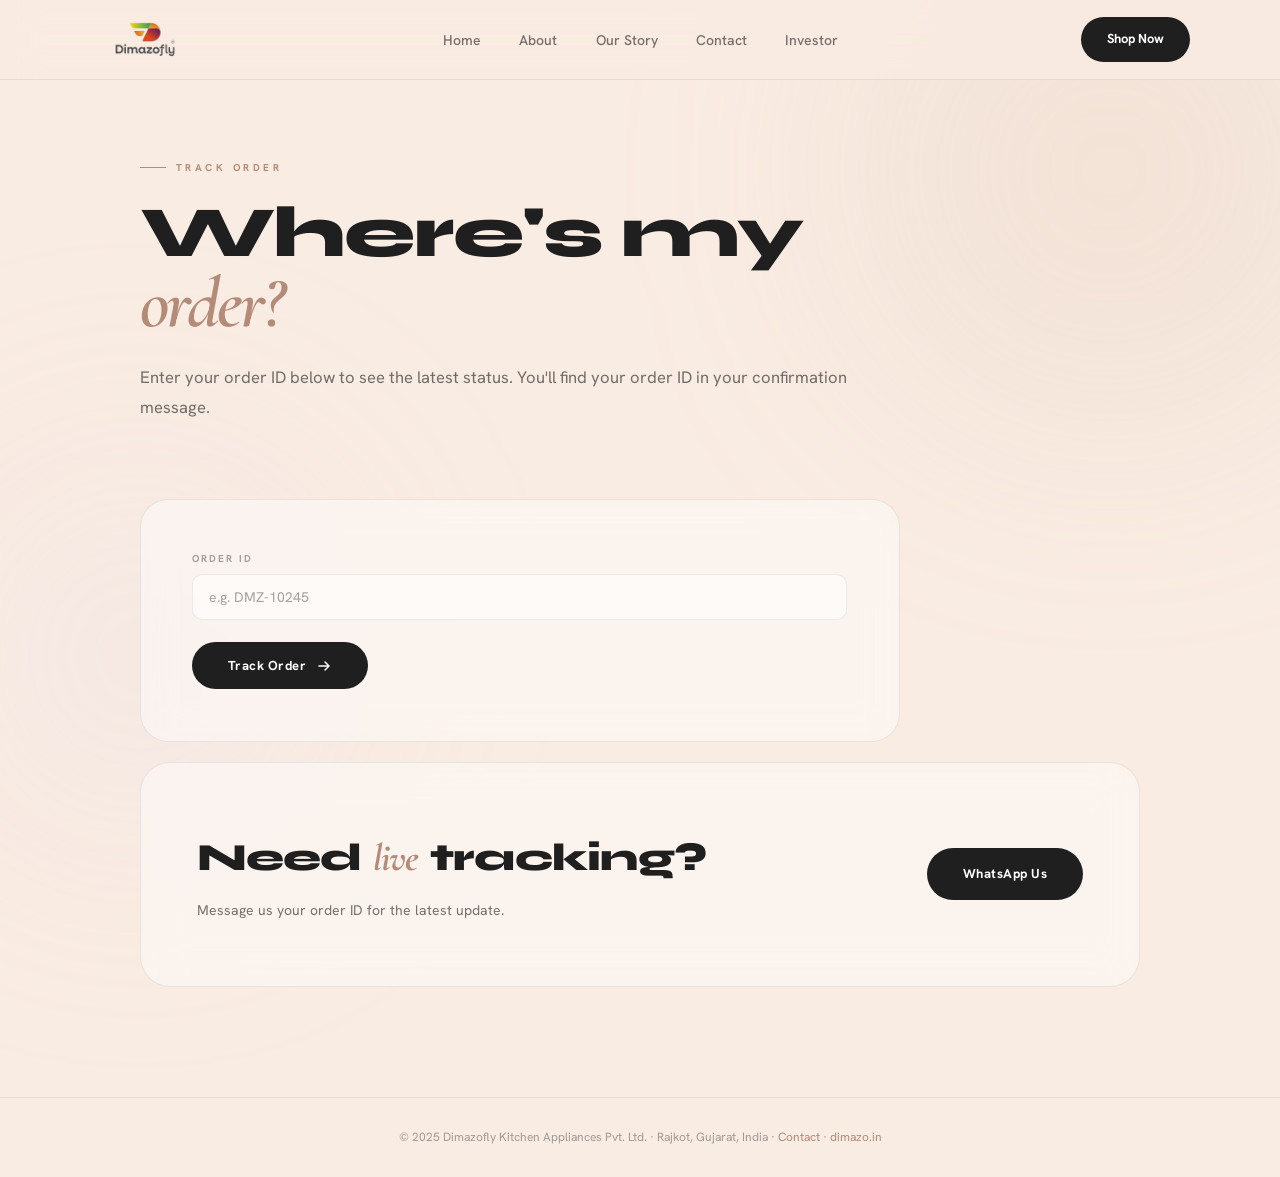
<file: track-order.html>
<!DOCTYPE html>
<html lang="en">
<head>
<meta charset="UTF-8">
<meta name="viewport" content="width=device-width, initial-scale=1.0">
<title>Track Order — Dimazofly</title>
<link rel="preconnect" href="https://fonts.googleapis.com">
<link rel="preconnect" href="https://fonts.gstatic.com" crossorigin>
<link href="https://fonts.googleapis.com/css2?family=Hanken+Grotesk:wght@400;500;600;700;800&family=Syne:wght@700;800;900&family=Cormorant+Garamond:ital,wght@0,600;1,400;1,600&display=swap" rel="stylesheet">
<link rel="stylesheet" href="pages.css">
</head>
<body>
<div class="blob blob-1"></div>
<div class="blob blob-2"></div>
<nav class="navbar" id="mainNav">
    <a href="index.html" class="nav-logo"><img src="logo.png" alt="Dimazofly" class="nav-logo-img"></a>
    <ul class="nav-links-row">
        <li><a href="index.html">Home</a></li>
        <li><a href="about.html">About</a></li>
        <li><a href="story.html">Our Story</a></li>
        <li><a href="contact.html">Contact</a></li>
        <li><a href="investor.html">Investor</a></li>
    </ul>
    <a href="https://dimazo.in/" target="_blank" rel="noopener noreferrer" class="nav-shop">Shop Now</a>
    <button class="nav-hamburger" id="navHam" aria-label="Open menu"><span></span><span></span><span></span></button>
</nav>
<div class="mobile-nav-drawer" id="mobileDrawer">
    <button class="mobile-nav-close" id="mobileClose">✕</button>
    <ul class="mobile-nav-links">
        <li><a href="index.html">Home</a></li>
        <li><a href="about.html">About</a></li>
        <li><a href="story.html">Our Story</a></li>
        <li><a href="sustainability.html">Sustainability</a></li>
        <li><a href="careers.html">Careers</a></li>
        <li><a href="help.html">Help Center</a></li>
        <li><a href="contact.html">Contact</a></li>
        <li><a href="investor.html">Investor</a></li>
        <li><a href="bulk.html">Bulk Inquiry</a></li>
    </ul>
    <a href="https://dimazo.in/" target="_blank" class="mobile-shop-btn">Shop Now</a>
</div>
<div class="mobile-nav-overlay" id="mobileOverlay"></div>
<main class="page">
    <div class="page-hero reveal">
        <div class="page-eyebrow">Track Order</div>
        <h1>Where's my<br><em>order?</em></h1>
        <p>Enter your order ID below to see the latest status. You'll find your order ID in your confirmation message.</p>
    </div>
    <div class="form-card reveal">
        <div class="form-grid">
            <div class="form-field full">
                <label for="track-id">Order ID</label>
                <input class="form-input" type="text" id="track-id" placeholder="e.g. DMZ-10245">
            </div>
        </div>
        <button class="btn-submit" onclick="trackOrder()">Track Order
            <svg width="16" height="16" viewBox="0 0 16 16" fill="none"><path d="M3 8h10M9 4l4 4-4 4" stroke="currentColor" stroke-width="1.5" stroke-linecap="round" stroke-linejoin="round"/></svg>
        </button>

        <div class="track-result" id="trackResult">
            <div class="section-title" style="font-size:20px;margin-top:8px">Order <em id="trackOrderId">—</em></div>
            <div class="track-steps">
                <div class="track-step done"><div class="ts-dot">✓</div><div class="ts-info"><h4>Order Confirmed</h4><p>We've received your order.</p></div></div>
                <div class="track-step done"><div class="ts-dot">✓</div><div class="ts-info"><h4>Packed</h4><p>Your items are packed and ready.</p></div></div>
                <div class="track-step active"><div class="ts-dot">→</div><div class="ts-info"><h4>Shipped</h4><p>On the way to your address.</p></div></div>
                <div class="track-step"><div class="ts-dot"></div><div class="ts-info"><h4>Out for Delivery</h4><p>Arriving soon.</p></div></div>
                <div class="track-step"><div class="ts-dot"></div><div class="ts-info"><h4>Delivered</h4><p>Enjoy your Dimazofly products!</p></div></div>
            </div>
            <p style="margin-top:22px;font-size:13px;color:var(--muted)">This is a status preview. For exact, real-time tracking, message us on WhatsApp with your order ID and we'll share live details.</p>
        </div>
    </div>
    <div class="cta-band reveal">
        <div><h2>Need <em>live</em> tracking?</h2><p>Message us your order ID for the latest update.</p></div>
        <a href="https://wa.me/917000418227" target="_blank" rel="noopener noreferrer" class="btn-dark">WhatsApp Us</a>
    </div>
</main>
<div class="footer-strip">
    © 2025 Dimazofly Kitchen Appliances Pvt. Ltd. · Rajkot, Gujarat, India ·
    <a href="contact.html">Contact</a> · <a href="https://dimazo.in/" target="_blank">dimazo.in</a>
</div>
<div class="toast" id="toast"></div>
<script src="pages.js"></script>
</body></html>
</file>
<file: pages.css>
/* ============================================================
   PAGES.CSS — Shared styling for all secondary pages
   (story, sustainability, press, careers, help, returns,
    track-order, contact). Matches the Dimazofly pastel-luxury theme.
   ============================================================ */

*, *::before, *::after { margin: 0; padding: 0; box-sizing: border-box; }

:root {
    --bg:        #F9ECE2;
    --bg-2:      #F5E6DC;
    --text:      #1F1F1F;
    --soft:      rgba(30,30,30,0.62);
    --muted:     rgba(30,30,30,0.4);
    --accent:    #B48A78;
    --accent-2:  #C89E8D;
    --border:    rgba(30,30,30,0.08);
    --card:      rgba(255,255,255,0.42);
    --ease:      cubic-bezier(0.22,1,0.36,1);
}

html { scroll-behavior: smooth; }
body {
    background: var(--bg);
    color: var(--text);
    font-family: 'Hanken Grotesk', sans-serif;
    overflow-x: hidden;
    line-height: 1.6;
}

/* ── Ambient blobs ── */
.blob { position: fixed; border-radius: 50%; filter: blur(120px); pointer-events: none; z-index: 0; }
.blob-1 { width: clamp(250px,40vw,500px); height: clamp(250px,40vw,500px); background: rgba(217,184,168,0.18); top: -80px; right: -80px; }
.blob-2 { width: clamp(200px,32vw,400px); height: clamp(200px,32vw,400px); background: rgba(221,214,243,0.12); bottom: 5%; left: -60px; }

/* ── Navbar ── */
.navbar {
    position: fixed; top: 0; left: 0; width: 100%;
    padding: 0 7%; height: 80px;
    display: flex; justify-content: space-between; align-items: center;
    z-index: 1000;
    backdrop-filter: blur(20px); -webkit-backdrop-filter: blur(20px);
    border-bottom: 1px solid var(--border);
    background: rgba(249,236,226,0.8);
    transition: height 0.3s ease, background 0.3s ease;
}
.nav-logo { display: flex; align-items: center; text-decoration: none; flex-shrink: 0; }
.nav-logo-img { height: 55px; width: auto; display: block; object-fit: contain; transition: height 0.3s ease; }
.nav-links-row { display: flex; gap: clamp(20px,3vw,40px); list-style: none; }
.nav-links-row a {
    text-decoration: none; color: var(--soft); font-size: 14px; font-weight: 500;
    transition: color 0.25s; white-space: nowrap;
}
.nav-links-row a:hover, .nav-links-row a.active { color: var(--text); }
.nav-shop {
    text-decoration: none; background: var(--text); color: #fff;
    padding: 12px 26px; border-radius: 999px; font-size: 13px; font-weight: 700;
    transition: transform 0.3s var(--ease), box-shadow 0.3s; white-space: nowrap; flex-shrink: 0;
}
.nav-shop:hover { transform: translateY(-2px); box-shadow: 0 8px 24px rgba(0,0,0,0.16); }
.nav-hamburger { display: none; flex-direction: column; gap: 5px; background: transparent; border: none; cursor: pointer; padding: 8px; flex-shrink: 0; }
.nav-hamburger span { display: block; width: 24px; height: 2px; background: var(--text); border-radius: 2px; transition: 0.3s; }

/* ── Mobile drawer ── */
.mobile-nav-drawer {
    position: fixed; top: 0; right: -100%;
    width: min(320px,85vw); height: 100vh; height: 100dvh;
    background: rgba(249,236,226,0.98); backdrop-filter: blur(24px);
    z-index: 10001; padding: 80px 32px 36px;
    display: flex; flex-direction: column;
    transition: right 0.4s var(--ease); box-shadow: -8px 0 40px rgba(0,0,0,0.1);
    overflow-y: auto; -webkit-overflow-scrolling: touch;
}
.mobile-nav-drawer.open { right: 0; }
.mobile-nav-close {
    position: absolute; top: 20px; right: 20px; width: 38px; height: 38px;
    border-radius: 50%; border: 1px solid var(--border); background: rgba(255,255,255,0.5);
    color: var(--soft); font-size: 15px; cursor: pointer;
    display: flex; align-items: center; justify-content: center; transition: 0.3s;
}
.mobile-nav-close:hover { background: var(--accent); color: #fff; border-color: var(--accent); }
.mobile-nav-links { list-style: none; display: flex; flex-direction: column; flex: 0 0 auto; }
.mobile-nav-links a, .mobile-shop-btn { flex-shrink: 0; }
.mobile-nav-links a {
    display: block; padding: 15px 0; font-family: 'Syne', sans-serif;
    font-size: 21px; font-weight: 700; color: var(--text); text-decoration: none;
    border-bottom: 1px solid var(--border); transition: color 0.25s, padding-left 0.25s;
}
.mobile-nav-links a:hover { color: var(--accent); padding-left: 8px; }
.mobile-shop-btn {
    display: block; text-align: center; background: var(--text); color: #fff;
    padding: 15px 28px; border-radius: 999px; font-weight: 700; font-size: 14px;
    text-decoration: none; margin-top: 20px; transition: transform 0.3s, box-shadow 0.3s;
}
.mobile-shop-btn:hover { transform: translateY(-2px); box-shadow: 0 8px 24px rgba(0,0,0,0.18); }
.mobile-nav-overlay { position: fixed; inset: 0; background: rgba(0,0,0,0.3); z-index: 10000; opacity: 0; visibility: hidden; transition: 0.4s; }
.mobile-nav-overlay.open { opacity: 1; visibility: visible; }

/* ── Page shell ── */
.page {
    position: relative; z-index: 1;
    max-width: 1180px; margin: 0 auto;
    padding: clamp(110px,13vw,150px) 7% clamp(70px,9vw,110px);
}

/* ── Page hero ── */
.page-hero { margin-bottom: clamp(48px,6vw,80px); max-width: 760px; }
.page-eyebrow {
    display: inline-flex; align-items: center; gap: 10px;
    font-size: 10px; font-weight: 700; letter-spacing: 3.5px; text-transform: uppercase;
    color: var(--accent); margin-bottom: 22px;
}
.page-eyebrow::before { content: ''; width: 26px; height: 1px; background: var(--accent); }
.page-hero h1 {
    font-family: 'Syne', sans-serif; font-size: clamp(34px,6vw,72px);
    font-weight: 900; line-height: 0.98; letter-spacing: -0.03em; color: var(--text);
}
.page-hero h1 em { font-family: 'Cormorant Garamond', serif; font-style: italic; color: var(--accent); font-weight: 600; }
.page-hero p { margin-top: 24px; font-size: clamp(15px,1.3vw,18px); color: var(--soft); line-height: 1.8; }

/* ── Generic section ── */
.section-title {
    font-family: 'Syne', sans-serif; font-size: clamp(22px,3.2vw,40px);
    font-weight: 800; letter-spacing: -0.02em; color: var(--text); margin-bottom: 10px;
}
.section-title em { font-family: 'Cormorant Garamond', serif; font-style: italic; color: var(--accent); }
.section-sub { font-size: 14px; color: var(--muted); margin-bottom: 36px; letter-spacing: 0.3px; }

/* ── Prose ── */
.prose { max-width: 760px; }
.prose p { font-size: clamp(15px,1.15vw,17px); color: var(--soft); line-height: 1.9; margin-bottom: 22px; }
.prose h2 {
    font-family: 'Syne', sans-serif; font-size: clamp(20px,2.6vw,30px); font-weight: 800;
    color: var(--text); margin: 44px 0 16px; letter-spacing: -0.01em;
}
.prose h2 em { font-family: 'Cormorant Garamond', serif; font-style: italic; color: var(--accent); }
.prose ul { margin: 0 0 22px; padding-left: 4px; list-style: none; }
.prose li { position: relative; padding-left: 26px; margin-bottom: 12px; color: var(--soft); font-size: clamp(15px,1.1vw,16px); line-height: 1.7; }
.prose li::before { content: ''; position: absolute; left: 0; top: 10px; width: 9px; height: 9px; border-radius: 50%; background: var(--accent); }

/* ── Card grid ── */
.card-grid { display: grid; grid-template-columns: repeat(3, 1fr); gap: 18px; margin-bottom: clamp(40px,5vw,70px); }
.card-grid.cols-2 { grid-template-columns: repeat(2, 1fr); }
.lux-card {
    background: var(--card); backdrop-filter: blur(16px);
    border: 1px solid var(--border); border-radius: 24px;
    padding: clamp(24px,3vw,38px) clamp(20px,2.5vw,32px);
    transition: transform 0.4s var(--ease), box-shadow 0.4s;
}
.lux-card:hover { transform: translateY(-8px); box-shadow: 0 20px 60px rgba(0,0,0,0.07); }
.lux-card .card-icon { font-size: 30px; margin-bottom: 18px; display: block; }
.lux-card h3 { font-family: 'Syne', sans-serif; font-size: clamp(16px,1.8vw,21px); font-weight: 800; color: var(--text); margin-bottom: 12px; }
.lux-card p { font-size: clamp(13px,1vw,14.5px); color: var(--soft); line-height: 1.75; }

/* ── Stats strip ── */
.stats-strip {
    display: grid; grid-template-columns: repeat(4,1fr); gap: 1px;
    background: var(--border); border: 1px solid var(--border);
    border-radius: 20px; overflow: hidden; margin-bottom: clamp(48px,6vw,80px);
}
.stat-box { background: var(--card); backdrop-filter: blur(16px); padding: clamp(24px,3vw,40px) clamp(14px,2vw,28px); text-align: center; }
.stat-box h2 { font-family: 'Syne', sans-serif; font-size: clamp(26px,4vw,48px); font-weight: 900; color: var(--text); letter-spacing: -0.02em; line-height: 1; }
.stat-box h2 em { font-family: 'Cormorant Garamond', serif; font-style: italic; color: var(--accent); font-size: 0.72em; }
.stat-box p { font-size: 11px; font-weight: 600; letter-spacing: 2px; text-transform: uppercase; color: var(--muted); margin-top: 10px; }

/* ── Accordion (Help/FAQ) ── */
.accordion { max-width: 820px; margin-bottom: 40px; }
.acc-item { border-bottom: 1px solid var(--border); }
.acc-head {
    width: 100%; text-align: left; background: none; border: none; cursor: pointer;
    padding: 22px 44px 22px 0; position: relative;
    font-family: 'Hanken Grotesk', sans-serif; font-size: clamp(15px,1.3vw,17px); font-weight: 600;
    color: var(--text);
}
.acc-head::after { content: '+'; position: absolute; right: 8px; top: 50%; transform: translateY(-50%); font-size: 22px; color: var(--accent); transition: transform 0.3s; }
.acc-item.open .acc-head::after { content: '−'; }
.acc-body { max-height: 0; overflow: hidden; transition: max-height 0.4s var(--ease); }
.acc-body-inner { padding: 0 0 22px; color: var(--soft); font-size: 15px; line-height: 1.8; max-width: 700px; }

/* ── Forms ── */
.form-card {
    background: var(--card); backdrop-filter: blur(16px); border: 1px solid var(--border);
    border-radius: 28px; padding: clamp(28px,4vw,52px); max-width: 760px;
}
.form-grid { display: grid; grid-template-columns: 1fr 1fr; gap: 16px; }
.form-field { display: flex; flex-direction: column; gap: 7px; }
.form-field.full { grid-column: span 2; }
.form-field label { font-size: 10px; font-weight: 700; letter-spacing: 2px; text-transform: uppercase; color: var(--muted); }
.form-input, .form-textarea {
    padding: 13px 16px; background: rgba(255,255,255,0.55); border: 1px solid var(--border);
    border-radius: 10px; font-family: 'Hanken Grotesk', sans-serif; font-size: 14px; color: var(--text);
    outline: none; transition: border-color 0.25s, box-shadow 0.25s, background 0.25s; width: 100%;
}
.form-input::placeholder, .form-textarea::placeholder { color: var(--muted); }
.form-input:focus, .form-textarea:focus { border-color: rgba(180,138,120,0.4); background: rgba(255,255,255,0.75); box-shadow: 0 0 0 3px rgba(180,138,120,0.08); }
.form-textarea { resize: vertical; min-height: 120px; }
.btn-submit {
    display: inline-flex; align-items: center; gap: 10px; margin-top: 22px;
    padding: 15px 36px; background: var(--text); color: #fff; border: none;
    border-radius: 999px; font-family: 'Hanken Grotesk', sans-serif; font-size: 13px;
    font-weight: 700; letter-spacing: 0.5px; cursor: pointer;
    transition: transform 0.3s var(--ease), box-shadow 0.3s;
}
.btn-submit:hover { transform: translateY(-2px); box-shadow: 0 10px 30px rgba(0,0,0,0.18); }

/* ── Contact items ── */
.contact-list { display: flex; flex-direction: column; gap: 14px; }
.contact-row { display: flex; align-items: center; gap: 14px; font-size: 15px; color: var(--text); }
.contact-row a { color: var(--text); text-decoration: none; transition: color 0.25s; }
.contact-row a:hover { color: var(--accent); }
.contact-ic { width: 42px; height: 42px; background: rgba(255,255,255,0.55); border: 1px solid var(--border); border-radius: 12px; display: flex; align-items: center; justify-content: center; font-size: 18px; flex-shrink: 0; }

/* ── CTA band ── */
.cta-band {
    background: var(--card); backdrop-filter: blur(20px); border: 1px solid var(--border);
    border-radius: 30px; padding: clamp(34px,5vw,68px) clamp(26px,5vw,56px);
    display: flex; justify-content: space-between; align-items: center; gap: 36px; flex-wrap: wrap;
    margin-top: 20px;
}
.cta-band h2 { font-family: 'Syne', sans-serif; font-size: clamp(22px,3vw,40px); font-weight: 900; letter-spacing: -0.02em; color: var(--text); }
.cta-band h2 em { font-family: 'Cormorant Garamond', serif; font-style: italic; color: var(--accent); }
.cta-band p { font-size: 14px; color: var(--soft); margin-top: 10px; max-width: 420px; }
.btn-dark {
    text-decoration: none; background: var(--text); color: #fff; padding: 16px 36px;
    border-radius: 999px; font-size: 13px; font-weight: 700; letter-spacing: 0.5px;
    transition: transform 0.3s var(--ease), box-shadow 0.3s; display: inline-block; white-space: nowrap;
}
.btn-dark:hover { transform: translateY(-2px); box-shadow: 0 10px 32px rgba(0,0,0,0.18); }

/* ── Timeline (Our Story) ── */
.timeline { position: relative; padding-left: 38px; margin-bottom: clamp(40px,5vw,70px); }
.timeline::before { content: ''; position: absolute; left: 0; top: 8px; bottom: 8px; width: 1px; background: linear-gradient(180deg, var(--accent), rgba(180,138,120,0.12)); }
.tl-item { position: relative; margin-bottom: 42px; padding-left: 26px; }
.tl-item::before { content: ''; position: absolute; left: -45px; top: 6px; width: 10px; height: 10px; border-radius: 50%; background: var(--accent); box-shadow: 0 0 0 4px rgba(180,138,120,0.15); }
.tl-year { font-family: 'Syne', sans-serif; font-size: 11px; font-weight: 700; letter-spacing: 3px; text-transform: uppercase; color: var(--accent); margin-bottom: 8px; }
.tl-item h3 { font-size: clamp(15px,1.4vw,19px); font-weight: 700; color: var(--text); margin-bottom: 8px; }
.tl-item p { font-size: clamp(13px,1vw,15px); color: var(--soft); line-height: 1.75; max-width: 580px; }

/* ── Press kit downloads ── */
.press-grid { display: grid; grid-template-columns: repeat(2,1fr); gap: 16px; margin-bottom: clamp(40px,5vw,64px); }
.press-row {
    display: flex; align-items: center; justify-content: space-between; gap: 16px;
    background: var(--card); border: 1px solid var(--border); border-radius: 18px;
    padding: 20px 24px; transition: border-color 0.3s, transform 0.3s;
}
.press-row:hover { border-color: rgba(180,138,120,0.3); transform: translateY(-3px); }
.press-row .pr-name { font-weight: 600; color: var(--text); font-size: 15px; }
.press-row .pr-meta { font-size: 12px; color: var(--muted); margin-top: 3px; }
.pr-btn { background: rgba(180,138,120,0.1); border: 1px solid rgba(180,138,120,0.25); color: var(--accent); padding: 9px 18px; border-radius: 999px; font-size: 12px; font-weight: 700; text-decoration: none; white-space: nowrap; transition: 0.25s; }
.pr-btn:hover { background: var(--accent); color: #fff; }

/* ── Job listings ── */
.job-list { display: flex; flex-direction: column; gap: 14px; margin-bottom: clamp(40px,5vw,64px); }
.job-row {
    display: flex; align-items: center; justify-content: space-between; gap: 16px;
    background: var(--card); border: 1px solid var(--border); border-radius: 18px;
    padding: 24px 28px; transition: border-color 0.3s, transform 0.3s; flex-wrap: wrap;
}
.job-row:hover { border-color: rgba(180,138,120,0.3); transform: translateY(-3px); }
.job-row h3 { font-family: 'Syne', sans-serif; font-size: 17px; font-weight: 800; color: var(--text); margin-bottom: 6px; }
.job-meta { display: flex; gap: 14px; flex-wrap: wrap; font-size: 12px; color: var(--muted); }
.job-tag { background: rgba(180,138,120,0.1); color: var(--accent); padding: 4px 12px; border-radius: 999px; font-weight: 600; letter-spacing: 0.3px; }

/* ── Track order result ── */
.track-result { margin-top: 28px; max-width: 760px; display: none; }
.track-result.show { display: block; }
.track-steps { display: flex; flex-direction: column; gap: 0; margin-top: 24px; }
.track-step { display: flex; gap: 16px; position: relative; padding-bottom: 32px; }
.track-step:last-child { padding-bottom: 0; }
.track-step::before { content: ''; position: absolute; left: 13px; top: 30px; bottom: 0; width: 2px; background: var(--border); }
.track-step:last-child::before { display: none; }
.ts-dot { width: 28px; height: 28px; border-radius: 50%; border: 2px solid var(--border); background: var(--bg); flex-shrink: 0; display: flex; align-items: center; justify-content: center; font-size: 13px; z-index: 1; }
.track-step.done .ts-dot { background: var(--accent); border-color: var(--accent); color: #fff; }
.track-step.active .ts-dot { border-color: var(--accent); color: var(--accent); }
.ts-info h4 { font-size: 15px; font-weight: 700; color: var(--text); margin-bottom: 3px; }
.ts-info p { font-size: 13px; color: var(--muted); }

/* ── Toast ── */
.toast {
    position: fixed; top: 24px; right: 24px; z-index: 99999;
    padding: 14px 24px; background: var(--bg); border: 1px solid rgba(180,138,120,0.2);
    border-left: 3px solid var(--accent); border-radius: 10px; color: var(--text);
    font-size: 14px; font-weight: 500; display: flex; align-items: center; gap: 10px;
    transform: translateX(130%); opacity: 0; transition: transform 0.6s var(--ease), opacity 0.4s;
    pointer-events: none; box-shadow: 0 8px 32px rgba(0,0,0,0.1); max-width: min(360px,90vw);
}
.toast.show { transform: translateX(0); opacity: 1; }
.toast-ic { color: var(--accent); }

/* ── Footer strip ── */
.footer-strip { text-align: center; padding: 30px 7%; border-top: 1px solid var(--border); font-size: 12px; color: var(--muted); position: relative; z-index: 1; }
.footer-strip a { color: var(--accent); text-decoration: none; }

/* ── Reveal ── */
.reveal { opacity: 0; transform: translateY(28px); }
.reveal.in { opacity: 1; transform: translateY(0); transition: opacity 0.8s var(--ease), transform 0.8s var(--ease); }

/* ── Responsive ── */
@media (max-width: 992px) {
    .card-grid { grid-template-columns: 1fr 1fr; }
    .stats-strip { grid-template-columns: repeat(2,1fr); }
}
@media (max-width: 768px) {
    .navbar { padding: 0 5%; height: 64px; }
    .nav-logo-img { height: 46px; }
    .nav-links-row, .nav-shop { display: none; }
    .nav-hamburger { display: flex; }
    .page { padding: 92px 6% 60px; }
    .card-grid, .card-grid.cols-2, .press-grid { grid-template-columns: 1fr; }
    .form-grid { grid-template-columns: 1fr; }
    .form-field.full { grid-column: span 1; }
    .cta-band { flex-direction: column; align-items: flex-start; }
    .stats-strip { grid-template-columns: 1fr 1fr; }
}
@media (max-width: 480px) {
    .stats-strip { grid-template-columns: 1fr; }
}

/* Compact the drawer on short screens so all links fit / scroll cleanly */
@media (max-height: 680px) {
    .mobile-nav-drawer { padding-top: 64px; }
    .mobile-nav-links a { padding: 12px 0; font-size: 19px; }
    .mobile-shop-btn { padding: 13px 28px; margin-top: 14px; }
}
</file>
